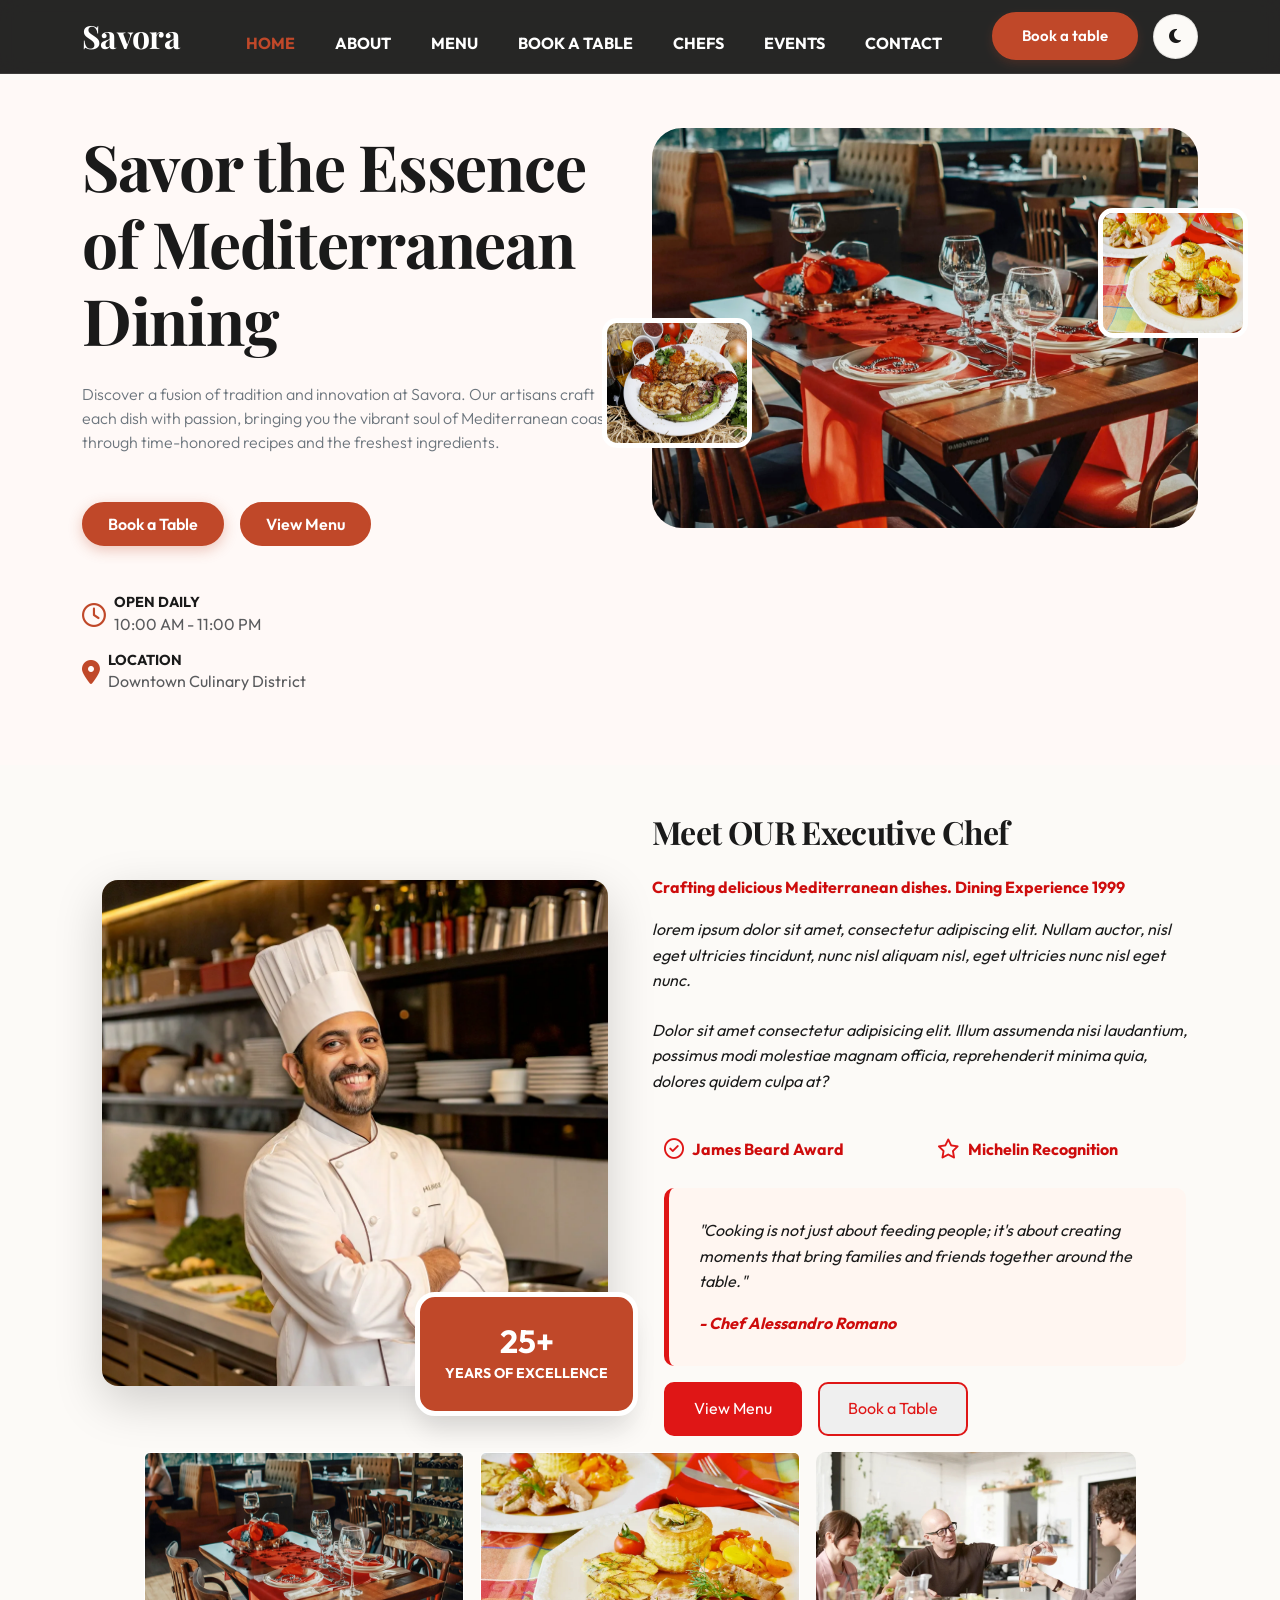
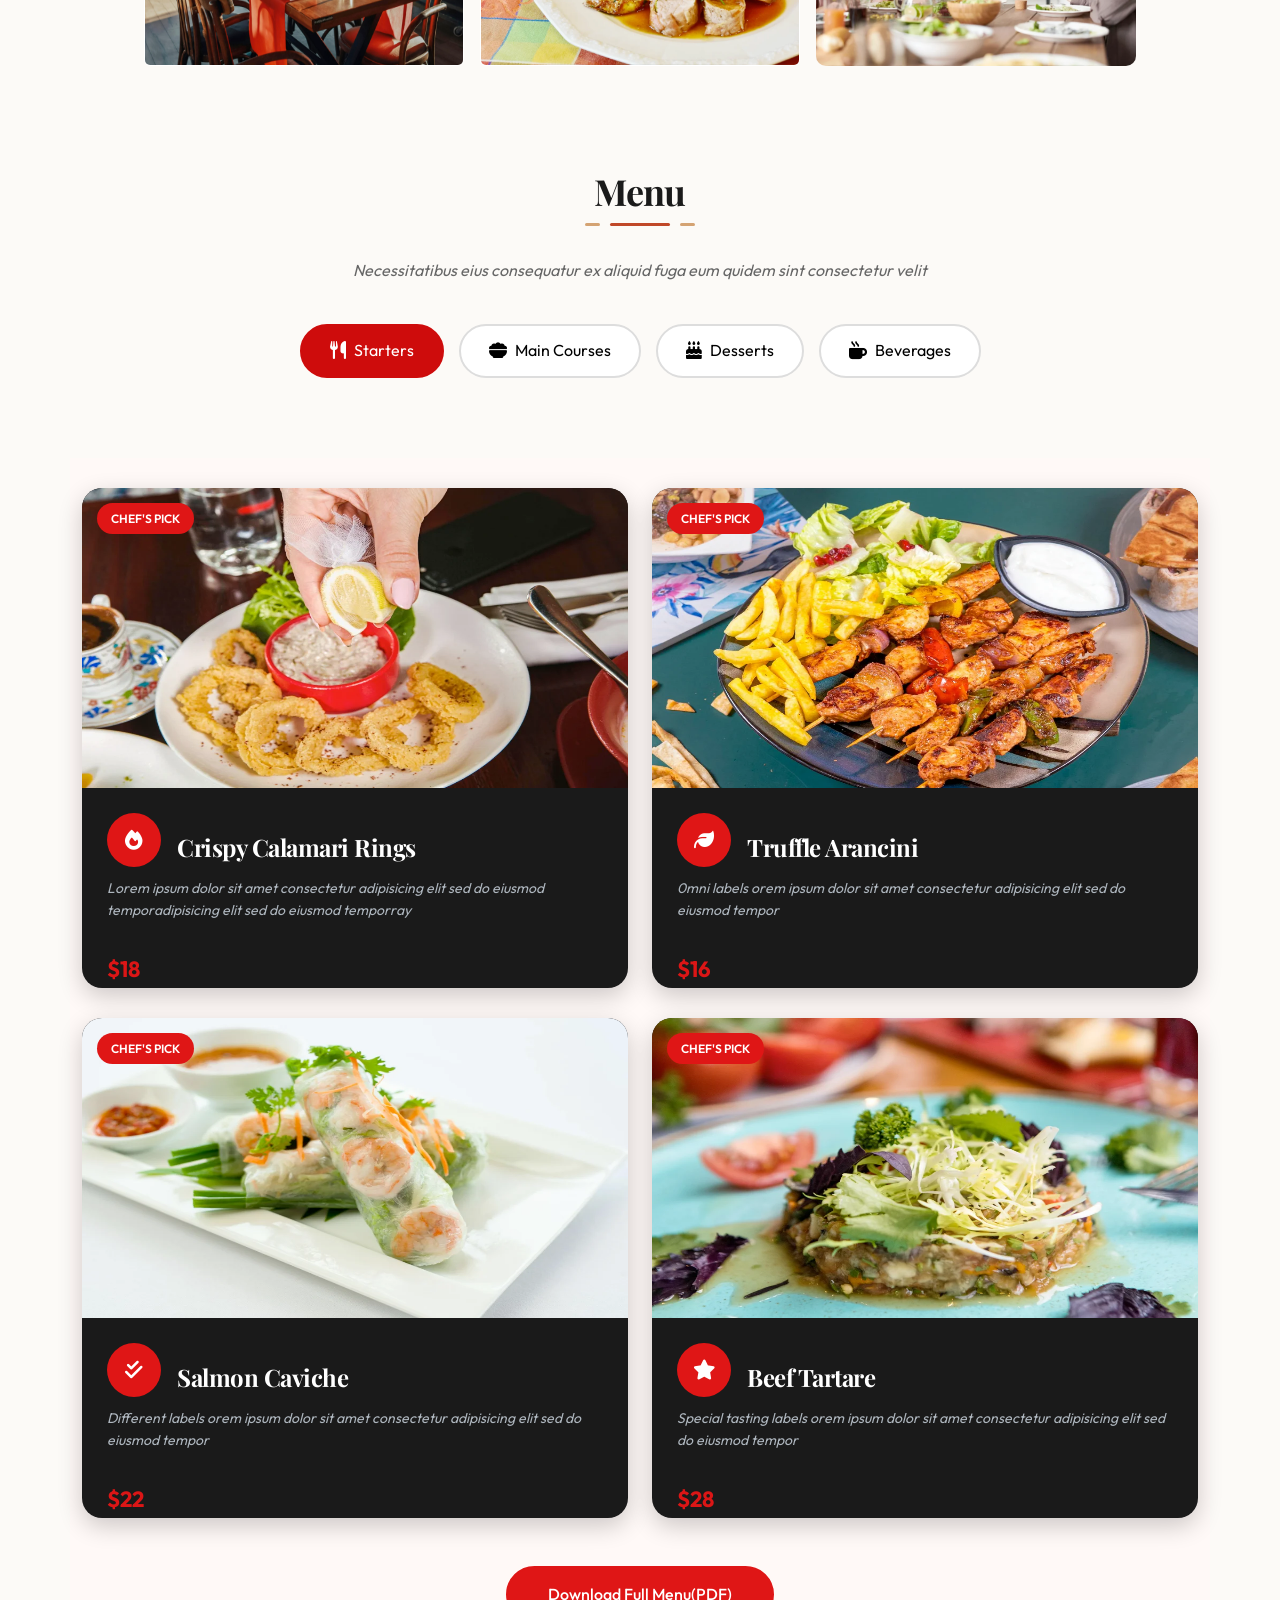
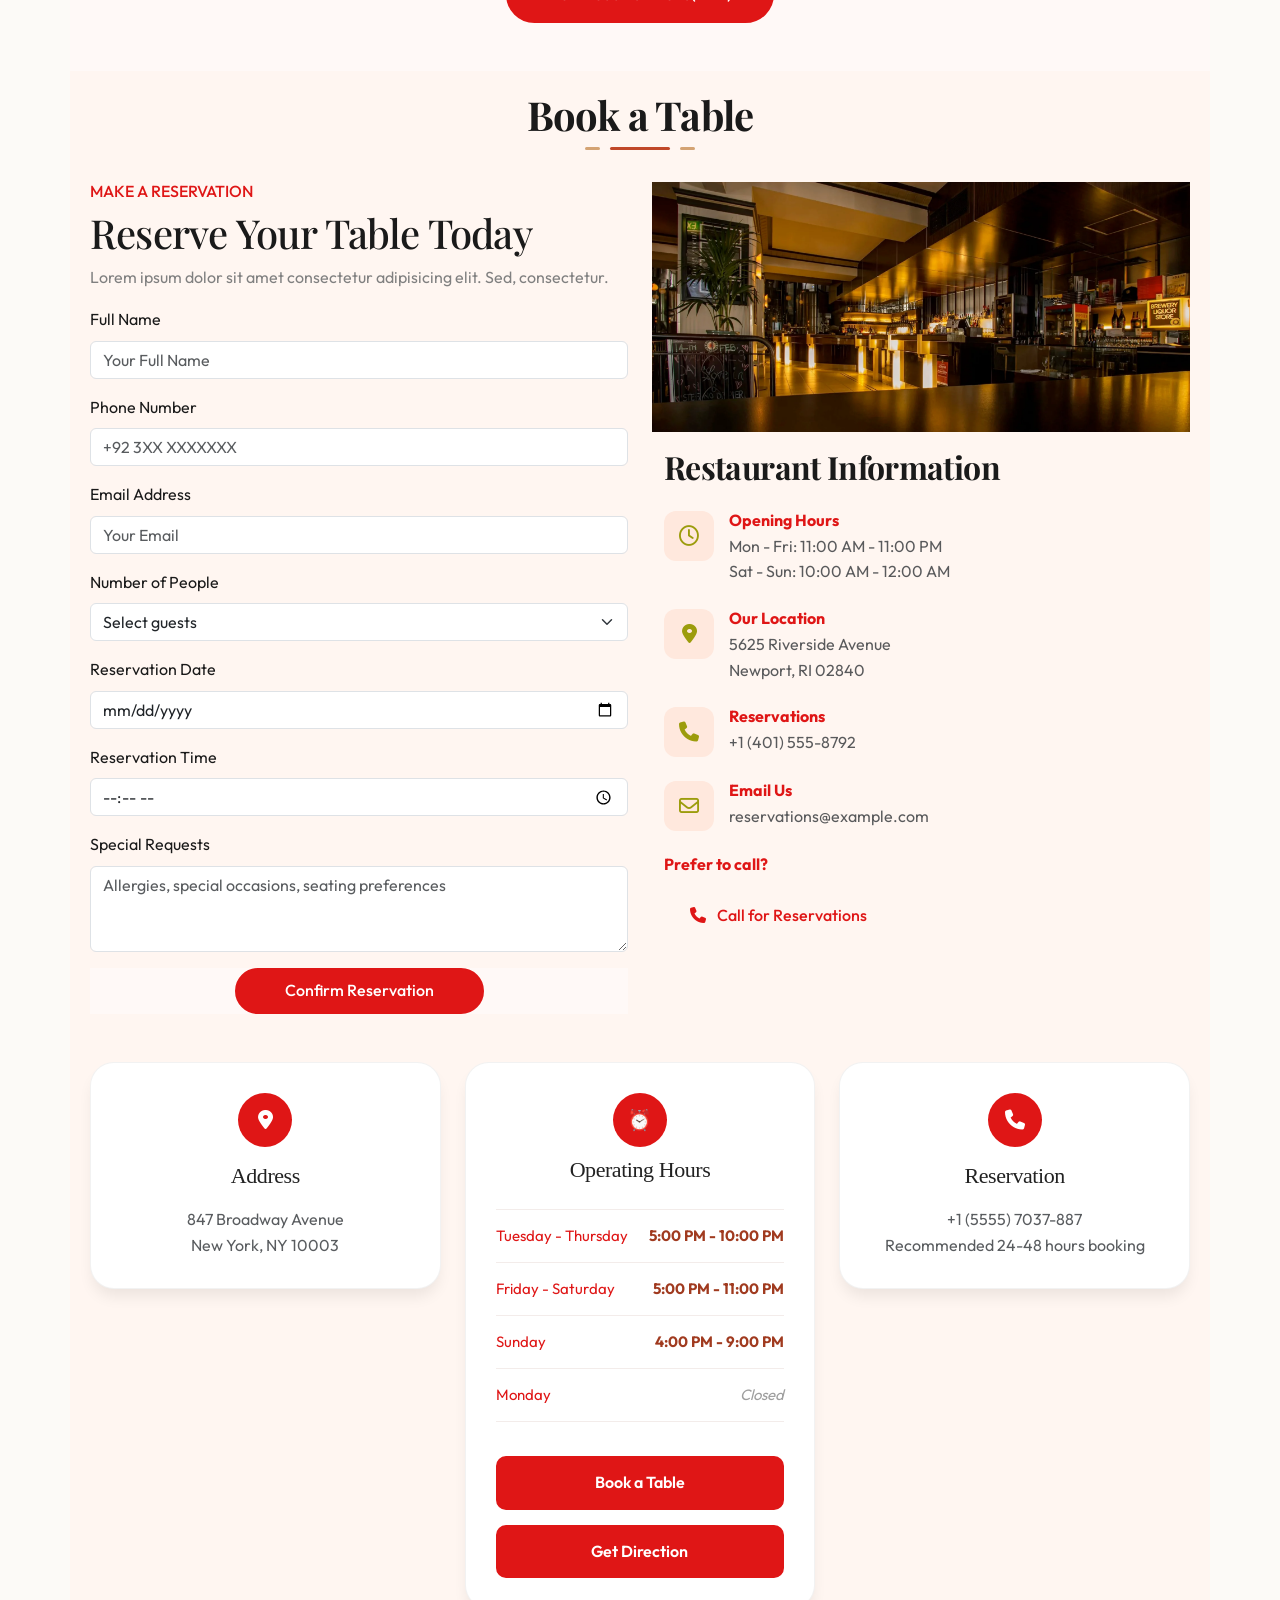
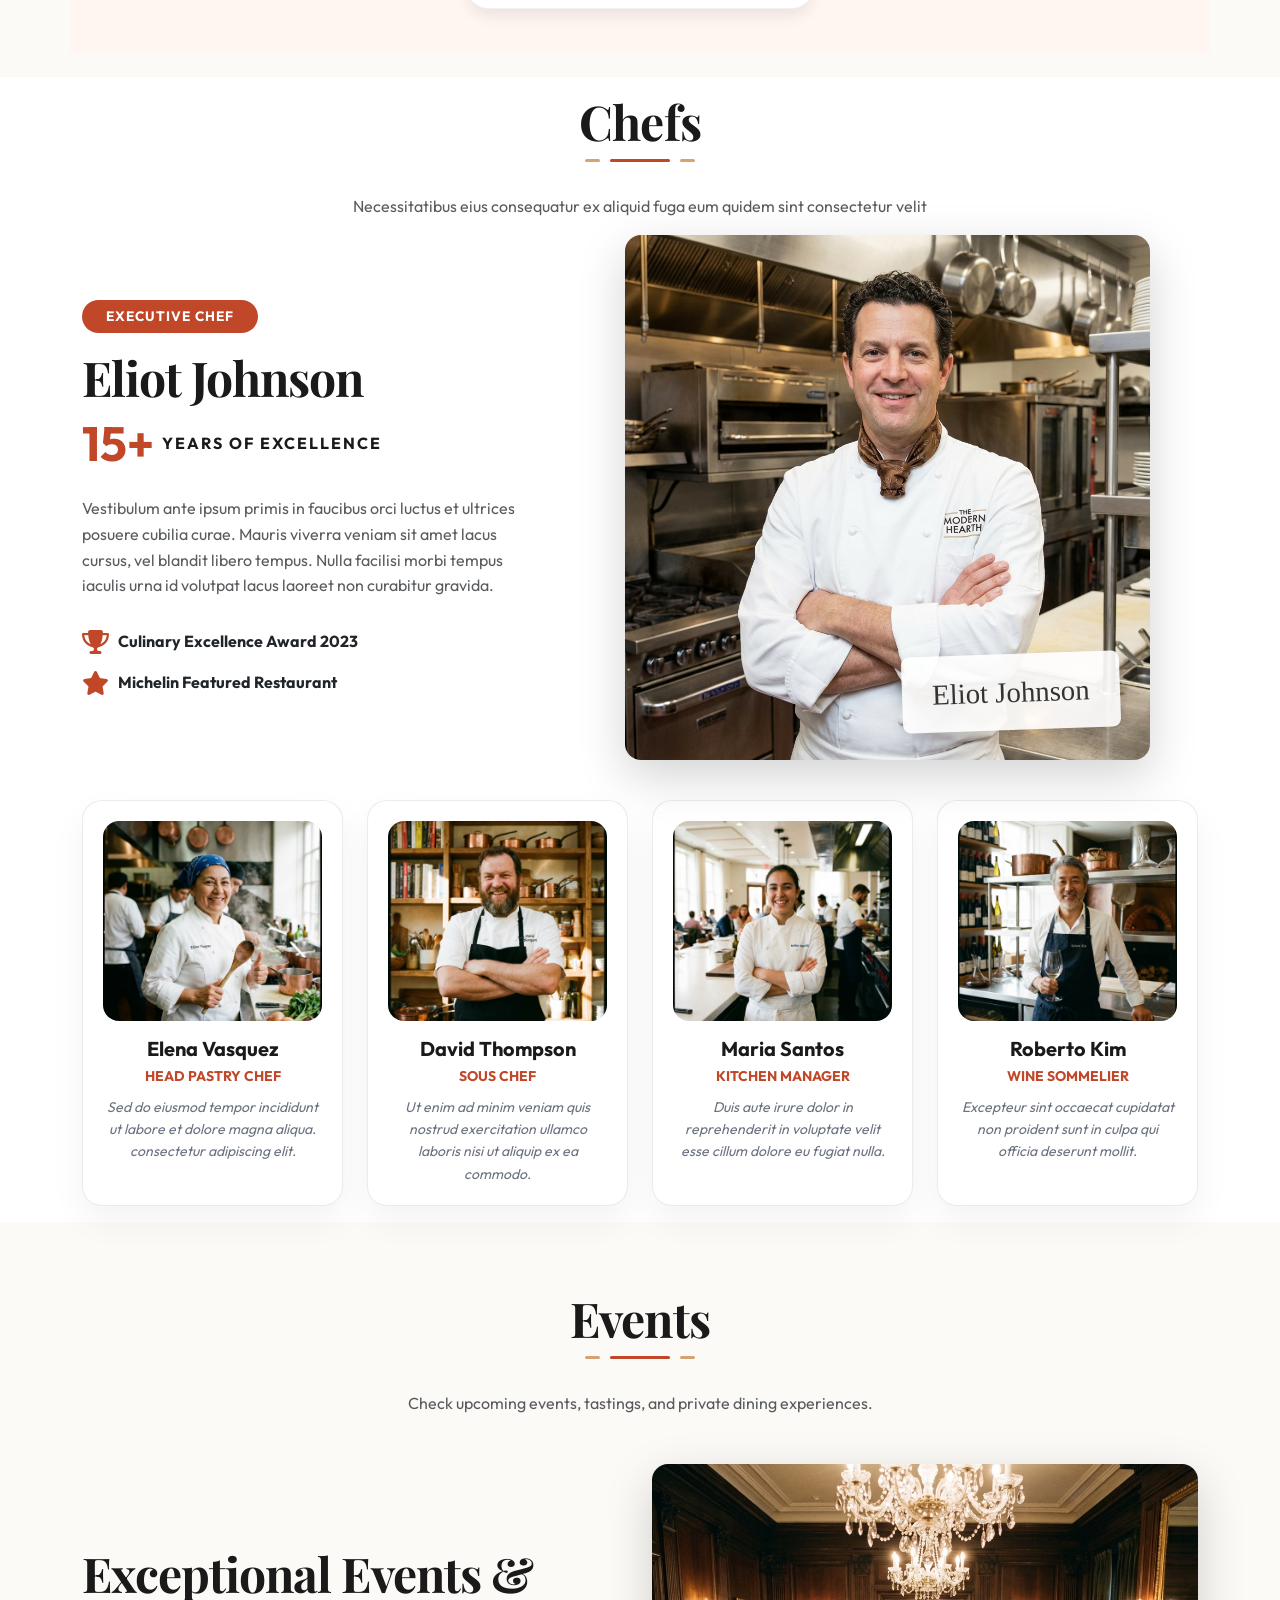
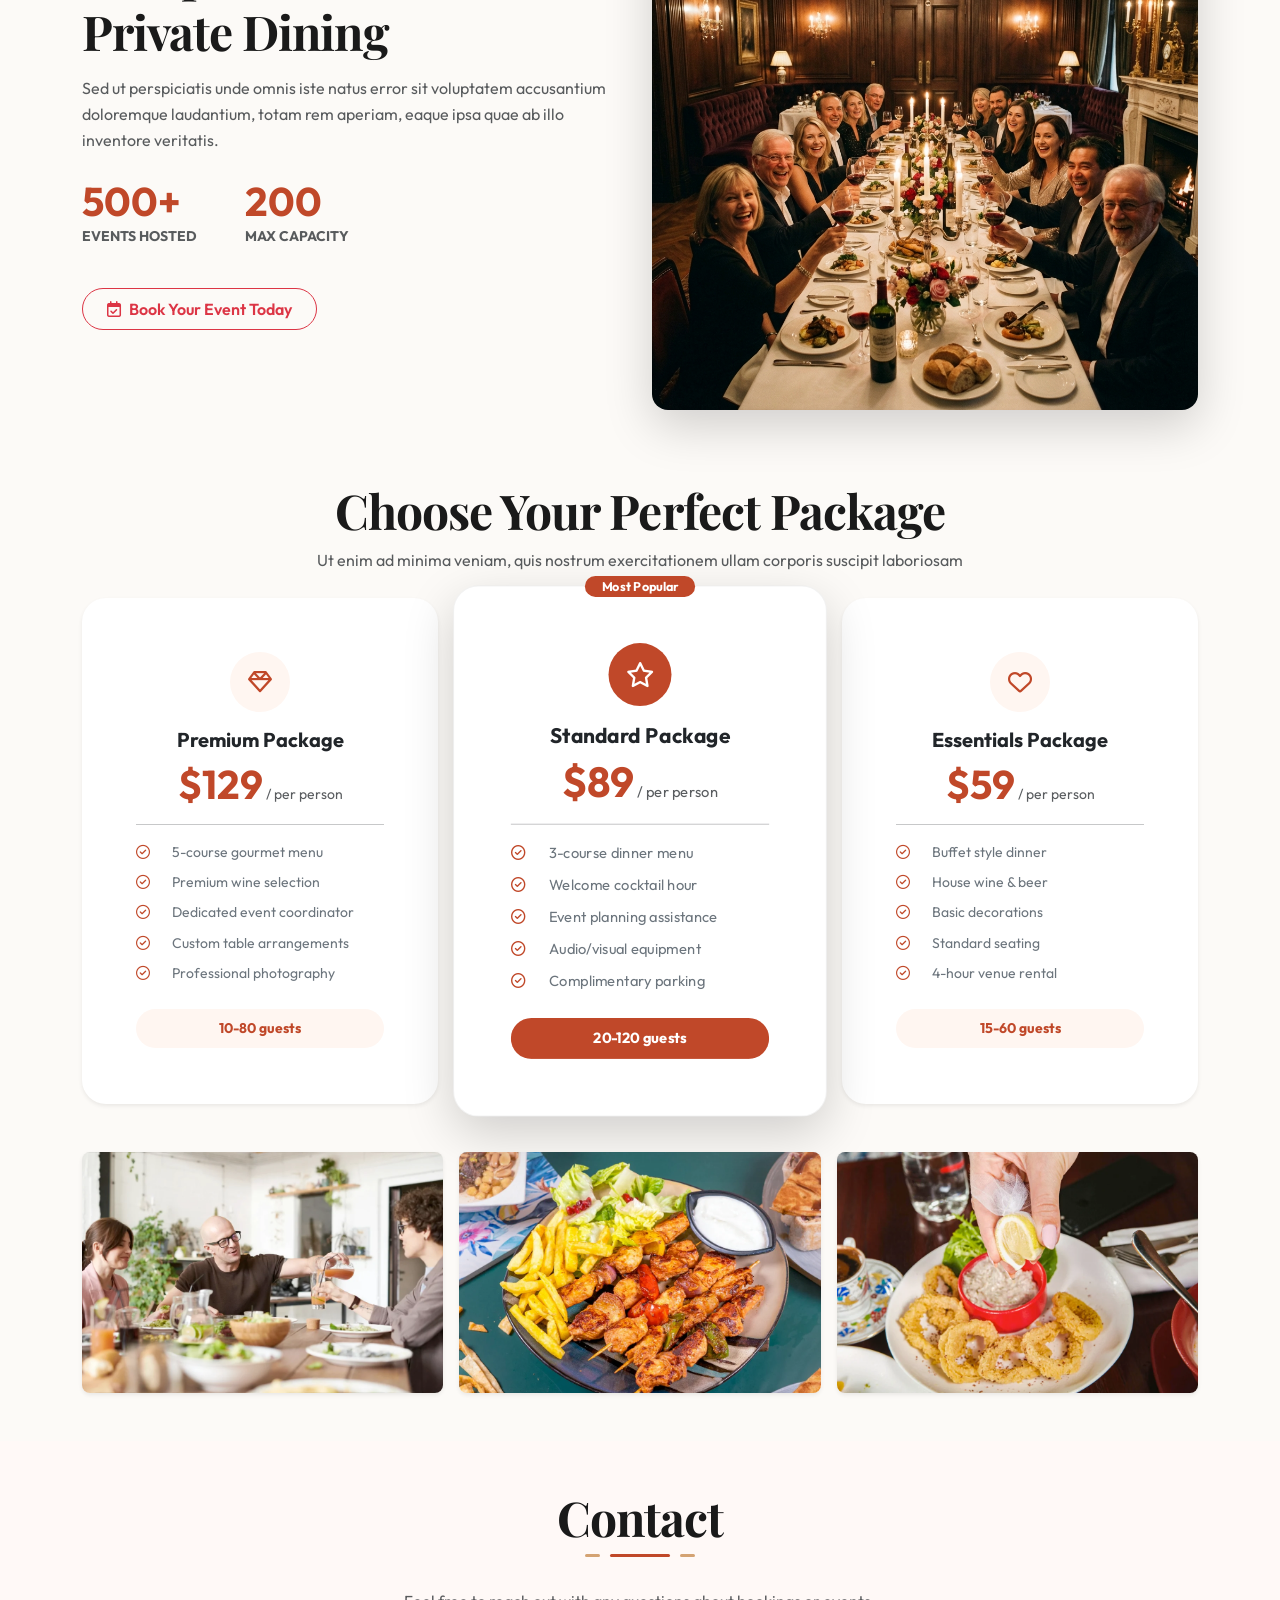
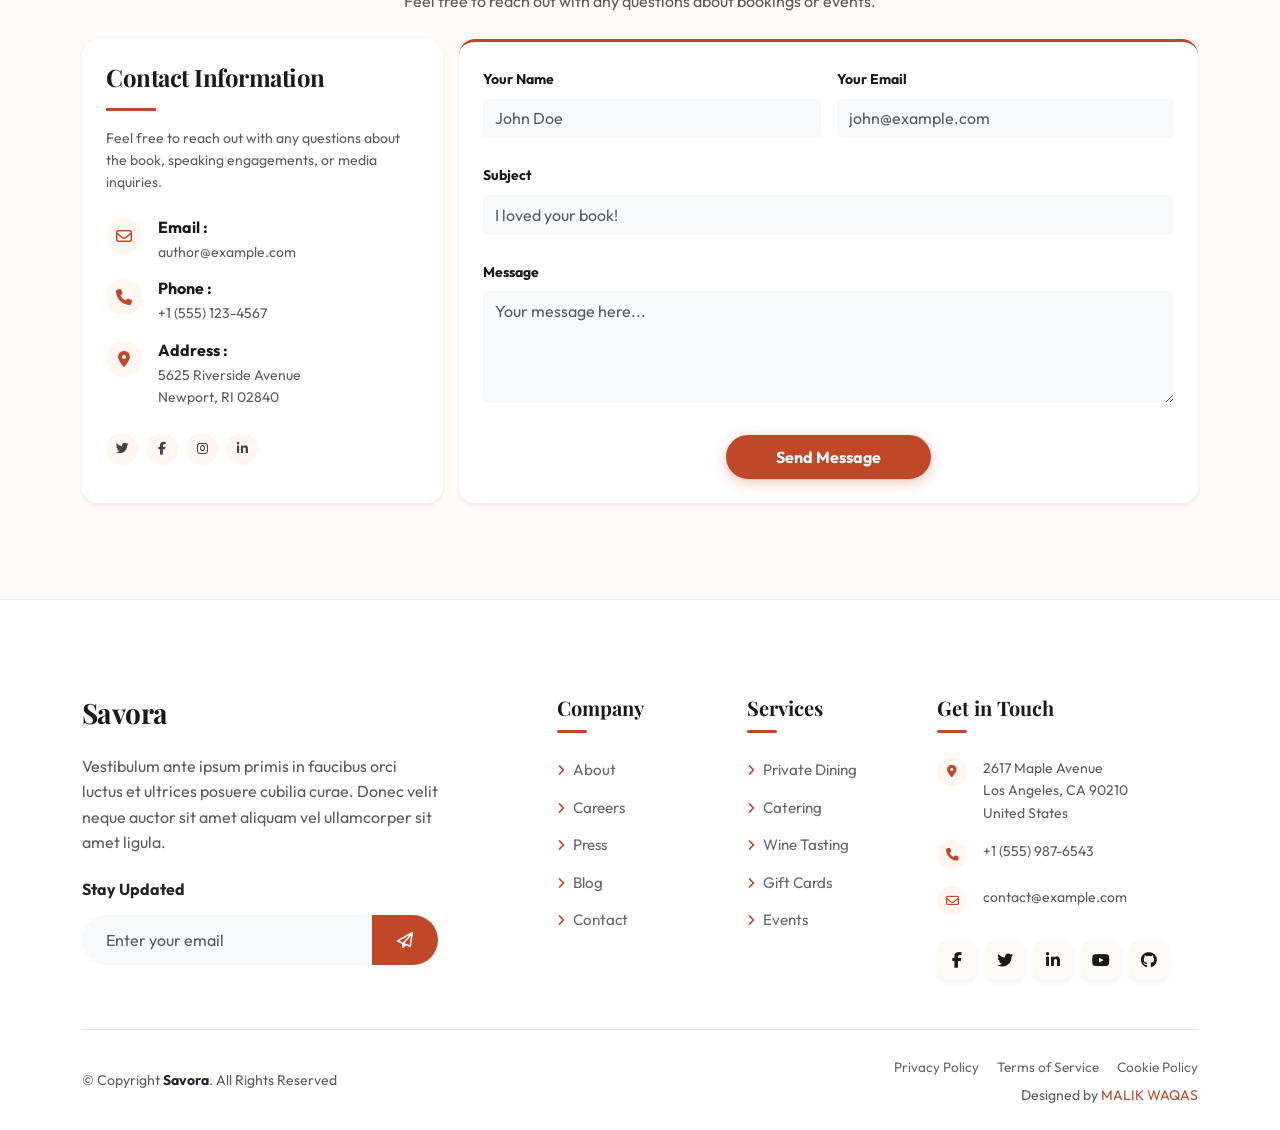
<file: projects/savora/index.html>
<!DOCTYPE html>
<html lang="en">

<head>
  <title>Bootstrap Example</title>


  <link rel="preconnect" href="https://fonts.googleapis.com">
  <link rel="preconnect" href="https://fonts.gstatic.com" crossorigin>
  <link
    href="https://fonts.googleapis.com/css2?family=Outfit:wght@300;400;500;600;700&family=Playfair+Display:ital,wght@0,400..900;1,400..900&display=swap"
    rel="stylesheet">
  <link href="https://cdn.jsdelivr.net/npm/bootstrap@5.3.3/dist/css/bootstrap.min.css" rel="stylesheet">
  <link rel="stylesheet" href="style.css">
  <link href="https://cdnjs.cloudflare.com/ajax/libs/font-awesome/6.5.1/css/all.min.css" rel="stylesheet">

</head>

<body>

  <header class="site-header">
    <nav class="navbar navbar-expand-lg bg-transparent py-2">
      <div class="container">
        <!-- Brand -->
        <a class="navbar-brand p-0" href="#">
          <h2 class="fw-bold mb-0 text-white" style="font-size: 2rem;">Savora</h2>
        </a>

        <!-- Toggler Button -->
        <button class="navbar-toggler" type="button" data-bs-toggle="collapse" data-bs-target="#navbarContent"
          aria-controls="navbarContent" aria-expanded="false" aria-label="Toggle navigation">
          <span class="navbar-toggler-icon"></span>
        </button>

        <!-- Collapsible Content -->
        <div class="collapse navbar-collapse justify-content-center" id="navbarContent">

          <!-- Navigation Links -->
          <ul class="navbar-nav mx-auto mb-2 mb-lg-0 gap-4 align-items-center">
            <li class="nav-item">
              <a class="nav-link text-uppercase fw-bold text-white nav-hover" href="#home">HOME</a>
            </li>
            <li class="nav-item">
              <a class="nav-link text-uppercase fw-bold text-white nav-hover" href="#about">ABOUT</a>
            </li>
            <li class="nav-item">
              <a class="nav-link text-uppercase fw-bold text-white nav-hover" href="#menu">Menu</a>
            </li>
            <li class="nav-item">
              <a class="nav-link text-uppercase fw-bold text-white nav-hover" href="#book">Book a table</a>
            </li>
            <li class="nav-item">
              <a class="nav-link text-uppercase fw-bold text-white nav-hover" href="#chefs">Chefs</a>
            </li>
            <li class="nav-item">
              <a class="nav-link text-uppercase fw-bold text-white nav-hover" href="#events">Events</a>
            </li>
            <li class="nav-item">
              <a class="nav-link text-uppercase fw-bold text-white nav-hover" href="#contact">Contact</a>
            </li>
          </ul>

          <!-- Theme Toggle & CTA -->
          <div class="d-flex align-items-center justify-content-center mt-3 mt-lg-0">
            <button class="header-btn">Book a table</button>
            <button id="themeToggle" class="theme-toggle" title="Toggle Dark/Light Mode">
              <i class="fa-solid fa-moon"></i>
            </button>
          </div>
        </div>
      </div>
    </nav>
  </header>
  <!-- ###########################section-home########################## -->
  <section id="home" class="section-home p-5 reveal-left">
    <div class="container">
      <div class="row ">
        <div class="col-lg-6 col-md-12 mb-4 justify-content-center">
          <h1 class="display-3 fw-bold mb-4">Savor the Essence of Mediterranean Dining</h1>
          <p class="lead mb-5 text-secondary">Discover a fusion of tradition and innovation at Savora. Our artisans
            craft each dish with passion, bringing you the vibrant soul of Mediterranean coasts through time-honored
            recipes and the freshest ingredients.</p>
          <div class="d-flex gap-3 mb-5">
            <button class="btn btn-primary rounded-pill px-4 py-2">Book a Table</button>
            <button class="btn btn-outline rounded-pill px-4 py-2">View Menu</button>
          </div>
          <div class="d-flex flex-column gap-3 mt-4 home-info-container">
            <!-- Open Daily -->
            <div class="d-flex align-items-center gap-2">
              <i class="fa-regular fa-clock fs-4 text-accent"></i>
              <div>
                <h6 class="fw-bold mb-0 text-uppercase" style="font-size: 0.9rem;">Open Daily</h6>
                <p class="mb-0 text-muted small">10:00 AM - 11:00 PM</p>
              </div>
            </div>

            <!-- Location -->
            <div class="d-flex align-items-center gap-2">
              <i class="fa-solid fa-location-dot fs-4 text-accent"></i>
              <div>
                <h6 class="fw-bold mb-0 text-uppercase" style="font-size: 0.9rem;">Location</h6>
                <p class="mb-0 text-muted small">Downtown Culinary District</p>
              </div>
            </div>
          </div>

        </div>
        <div class="col-lg-6 col-md-12">
          <div class="container-fluid hero-section">
            <div class="layer">
              <img src="home 1.webp" class="float-img img-right img-fluid" alt="">
              <img src="pic-2.webp" class="float-img img-left img-fluid" alt="">
            </div>
          </div>



        </div>
      </div>
    </div>
  </section>
  <!-- #################################about-section################################ -->
  <section id="about" class="about-section mt-4 py-4 reveal-right">
    <div class="container">
      <div class="row align-items-center">
        <div class="col-lg-6 col-md-12 mb-4 mb-lg-0">
          <div class="about-img-container">
            <img src="chef.webp" class="img-fluid rounded-4 shadow-lg" alt="About Chef">
            <div class="experience-badge">
              <span class="years h2 fw-bold d-block text-white mb-0">25+</span>
              <span class="text small text-white text-uppercase fw-bold">Years of Excellence</span>
            </div>
          </div>
        </div>
        <div class="col-lg-6 col-md-12">
          <h2 class="fw-bold fs-2 mb-3">Meet OUR Executive Chef</h2>
          <strong class="py-2 d-block">Crafting delicious Mediterranean dishes. Dining Experience 1999</strong>
          <p class="py-2" style="font-style: italic;">lorem ipsum dolor sit amet, consectetur adipiscing elit. Nullam
            auctor, nisl eget ultricies
            tincidunt, nunc nisl aliquam nisl, eget ultricies nunc nisl eget nunc.</p>
          <p class="mb-3" style="font-style: italic;">Dolor sit amet consectetur adipisicing elit. Illum assumenda nisi
            laudantium, possimus modi
            molestiae
            magnam officia, reprehenderit minima quia, dolores quidem culpa at?</p>
          <div class="container py-3">

            <!-- Awards -->

            <div class="row awards mb-3">
              <div class="col-md-6 d-flex align-items-center">
                <i class="fa-regular fa-circle-check"></i>
                <strong>James Beard Award</strong>
              </div>

              <div class="col-md-6 d-flex align-items-center">
                <i class="fa-regular fa-star"></i>
                <strong>Michelin Recognition</strong>
              </div>
            </div>

            <!-- Quote -->
            <div class="quote-box mb-3">
              <p>
                "Cooking is not just about feeding people; it's about creating moments
                that bring families and friends together around the table."
              </p>
              <strong>- Chef Alessandro Romano</strong>
            </div>

            <!-- Buttons -->
            <div class="d-flex gap-3">
              <button class="btn-orange">View Menu</button>
              <button class="btn-outline-orange">Book a Table</button>
            </div>

          </div>


        </div>
      </div>
    </div>
    <div class="row">
      <div class="menu-img d-flex  justify-content-center gap-3">
        <div class="col-3 menu-card ">
          <img class="img-fluid menu-card-img border border-white rounded h-100" src="home-page.webp" alt="">
          <div class="overlay-text">
            <h1>Elegent Dining</h1>
            <p>Sophiscated ambience for every occasion</p>
          </div>
        </div>
        <div class="col-3 menu-card">
          <img class="img-fluid menu-card-img border border-white rounded" src="home 1.webp" alt="">
          <div class="overlay-text">
            <h1>Fresh Ingredients</h1>
            <p>Locally sourced for authentic flavors</p>
          </div>
        </div>
        <div class="col-3 menu-card">
          <img class="img-fluid menu-card-img" src="misc-7.webp" alt="">
          <div class="overlay-text">
            <h1>Exquisite Flavors</h1>
            <p>A culinary journey in every bite</p>
          </div>
        </div>
      </div>
    </div>

  </section>
  <!-- ###################################menu-page#################################### -->
  <section id="menu" class="menu-section reveal-left">
    <h2>Menu</h2>
    <div class="underline">
      <span></span>
    </div>



    <p class="menu-text">
      Necessitatibus eius consequatur ex aliquid fuga eum quidem sint consectetur velit
    </p>

    <div class="menu-tabs">
      <button class="tab active">
        <i class="fa-solid fa-utensils"></i> Starters
      </button>

      <button class="tab">
        <i class="fa-solid fa-bowl-food"></i> Main Courses
      </button>

      <button class="tab">
        <i class="fa-solid fa-cake-candles"></i> Desserts
      </button>

      <button class="tab">
        <i class="fa-solid fa-mug-hot"></i> Beverages
      </button>
    </div>
  </section>
  <!-- ----menu----- -->

  <div class="container menu-page     ">
    <div class="row ">
      <div class="col-md-6">

        <div class="menu-card">

          <!-- Image -->
          <div class="menu-img">
            <span class="badge-custom">CHEF'S PICK</span>
            <img src="starter-6.webp" class="img-fluid" alt="">
          </div>

          <!-- Content -->
          <div class="menu-content  ">
            <div class="d-flex align-items-center gap-3">
              <span class="icon">
                <i class="fa-solid fa-fire "></i>
              </span>
              <h4>Crispy Calamari Rings</h4>

            </div>
            <p>
              Lorem ipsum dolor sit amet consectetur adipisicing elit sed do eiusmod temporadipisicing elit sed do
              eiusmod temporray
            </p>

            <div class="menu-footer ">
              <span class="price">$18</span>

            </div>
          </div>

        </div>

      </div>
      <div class="col-md-6">
        <div class="menu-card">

          <!-- Image -->
          <div class="menu-img">
            <span class="badge-custom">CHEF'S PICK</span>
            <img src="starter-3.webp" class="img-fluid" alt="">
          </div>

          <!-- Content -->
          <div class="menu-content ">
            <div class="d-flex align-items-center gap-3">
              <span class="icon">
                <i class="fa-sharp fa-solid fa-leaf"></i>
              </span>
              <h4>Truffle Arancini</h4>

            </div>
            <p>
              0mni labels orem ipsum dolor sit amet consectetur adipisicing elit sed do eiusmod tempor
            </p>

            <div class="menu-footer ">
              <span class="price">$16</span>

            </div>
          </div>
        </div>

      </div>
    </div>
    <div class="row">
      <div class="col-md-6">
        <div class="menu-card">

          <!-- Image -->
          <div class="menu-img">
            <span class="badge-custom">CHEF'S PICK</span>
            <img src="starter-7.webp" class="img-fluid" alt="">
          </div>

          <!-- Content -->
          <div class="menu-content ">
            <div class="d-flex align-items-center gap-3">
              <span class="icon">
                <i class="fa-solid fa-check-double"></i>
              </span>
              <h4>Salmon Caviche</h4>

            </div>
            <p>
              Different labels orem ipsum dolor sit amet consectetur adipisicing elit sed do eiusmod tempor
            </p>

            <div class="menu-footer ">
              <span class="price">$22</span>

            </div>
          </div>
        </div>
      </div>
      <div class="col-md-6">
        <div class="menu-card">

          <!-- Image -->
          <div class="menu-img">
            <span class="badge-custom">CHEF'S PICK</span>
            <img src="starter-5.webp" class="img-fluid" alt="">
          </div>

          <!-- Content -->
          <div class="menu-content ">
            <div class="d-flex align-items-center gap-3">
              <span class="icon">
                <i class="fa-solid fa-star"></i>

              </span>
              <h4>Beef Tartare</h4>

            </div>
            <p>
              Special tasting labels orem ipsum dolor sit amet consectetur adipisicing elit sed do eiusmod tempor
            </p>

            <div class="menu-footer ">
              <span class="price">$28</span>

            </div>
          </div>
        </div>

      </div>
    </div>
    <div class=" row ">
      <div class="col-12 text-center mt-5 mb-5">
        <button> Download Full Menu(PDF) </button>
      </div>
    </div>
  </div>
  <!-- Placeholder sections for chefs, events, and contact -->
  <!-- ##############################book-a-tabel##############################  -->
  <div id="book" class="container book-tabel mb-4 reveal-right">

    <!-- Added Header as requested -->
    <div class="text-center mb-3">
      <h2 class="display-6 fw-bold fs-1 section-title">Book a Table</h2>
      <div class="underline mx-auto">
        <span></span>
      </div>
    </div>

    <div class="row">
      <div class="col-lg-6 col-md-12 header mb-3 mb-lg-0">
        <div>
          <h6>MAKE A RESERVATION</h6>
          <h1>Reserve Your Table Today</h1>
          <p>Lorem ipsum dolor sit amet consectetur adipisicing elit. Sed, consectetur.</p>
          <form class="mt-3">

            <!-- Full Name -->
            <div class="mb-3">
              <label class="form-label">Full Name</label>
              <input type="text" class="form-control" placeholder="Your Full Name">
            </div>

            <!-- Phone Number -->
            <div class="mb-3">
              <label class="form-label">Phone Number</label>
              <input type="tel" class="form-control" placeholder="+92 3XX XXXXXXX">
            </div>

            <!-- Email -->
            <div class="mb-3">
              <label class="form-label">Email Address</label>
              <input type="email" class="form-control" placeholder="Your Email">
            </div>

            <!-- Number of People -->
            <div class="mb-3">
              <label class="form-label">Number of People</label>
              <select class="form-select">
                <option selected>Select guests</option>
                <option>1</option>
                <option>2</option>
                <option>3</option>
                <option>4+</option>
              </select>
            </div>

            <!-- Reservation Date -->
            <div class="mb-3">
              <label class="form-label">Reservation Date</label>
              <input type="date" class="form-control">
            </div>

            <!-- Reservation Time -->
            <div class="mb-3">
              <label class="form-label">Reservation Time</label>
              <input type="time" class="form-control">
            </div>

            <!-- Special Requests -->
            <div class="mb-3">
              <label class="form-label">Special Requests</label>
              <textarea class="form-control" rows="3"
                placeholder="Allergies, special occasions, seating preferences"></textarea>
            </div>

            <!-- Button -->
            <div class="text-center menu-page">
              <button class="px-5 py-2 rounded-pill">
                Confirm Reservation
              </button>
            </div>

          </form>

        </div>
      </div>
      <div class="col-lg-6 col-md-12">
        <div>
          <img src="book.webp" alt="">
        </div>
        <div class="container my-3">
          <h2 class="mb-4 fw-bold">Restaurant Information</h2>

          <!-- Opening Hours -->
          <div class="info-box d-flex align-items-start mb-4">
            <div class="icon-box">
              <i class="fa-regular fa-clock"></i>
            </div>
            <div>
              <h6 class="fw-bold mb-1">Opening Hours</h6>
              <p class="mb-0 text-muted">
                Mon - Fri: 11:00 AM - 11:00 PM <br>
                Sat - Sun: 10:00 AM - 12:00 AM
              </p>
            </div>
          </div>

          <!-- Location -->
          <div class="info-box d-flex align-items-start mb-4">
            <div class="icon-box">
              <i class="fa-solid fa-location-dot"></i>
            </div>
            <div>
              <h6 class="fw-bold mb-1">Our Location</h6>
              <p class="mb-0 text-muted">
                5625 Riverside Avenue <br>
                Newport, RI 02840
              </p>
            </div>
          </div>

          <!-- Reservations -->
          <div class="info-box d-flex align-items-start mb-4">
            <div class="icon-box">
              <i class="fa-solid fa-phone"></i>
            </div>
            <div>
              <h6 class="fw-bold mb-1">Reservations</h6>
              <p class="mb-0 text-muted">+1 (401) 555-8792</p>
            </div>
          </div>

          <!-- Email -->
          <div class="info-box d-flex align-items-start mb-4">
            <div class="icon-box">
              <i class="fa-regular fa-envelope"></i>
            </div>
            <div>
              <h6 class="fw-bold mb-1">Email Us</h6>
              <p class="mb-0 text-muted">reservations@example.com</p>
            </div>
          </div>

          <!-- Call Button -->
          <h6 class="fw-bold mt-2">Prefer to call?</h6>
          <a href="tel:+14015558792" class="btn call-btn mt-2">
            <i class="fa-solid fa-phone me-2"></i> Call for Reservations
          </a>
        </div>
      </div>
    </div>
    <div class=" row  time-box mt-5 d-flex ">
      <div class="col-lg-4 col-md-12 col-12 mb-4">
        <div>
          <div class="card h-100 align-items-center justify-content-center">
            <div class="icon">
              <i class="fa-solid fa-location-dot"></i>
            </div>
            <h3 class="card-title">Address</h3>
            <p class="text-center text-muted mb-0">847 Broadway Avenue <br> New York, NY 10003</p>
          </div>
        </div>

      </div>

      <div class="col-lg-4 col-md-12 col-12 mb-4">
        <div>
          <div class="card hours-card">
            <div class="card-top text-center">
              <div class="icon">⏰</div>
              <h3 class="card-title">Operating Hours</h3>
            </div>

            <ul class="hours-list">
              <li>
                <span class="days">Tuesday - Thursday</span>
                <span class="time"><span class="time-range">5:00 PM - 10:00 PM</span></span>
              </li>
              <li>
                <span class="days">Friday - Saturday</span>
                <span class="time"><span class="time-range">5:00 PM - 11:00 PM</span></span>
              </li>
              <li>
                <span class="days">Sunday</span>
                <span class="time"><span class="time-range">4:00 PM - 9:00 PM</span></span>
              </li>
              <li>
                <span class="days">Monday</span>
                <span class="time closed">Closed</span>
              </li>
            </ul>

            <div class="card-actions d-flex justify-content-center mt-3">
              <a href="#" class="action-btn btn-static">Book a Table</a>
              <a href="#" class="action-btn btn-hover">Get Direction</a>
            </div>
          </div>
        </div>
      </div>


      <div class="col-lg-4 col-md-12 col-12 mb-4">
        <div>
          <div class="card h-100 align-items-center justify-content-center">
            <div class="icon">
              <i class="fa-solid fa-phone"></i>
            </div>
            <h3 class="card-title">Reservation</h3>
            <p class="text-center text-muted mb-0">+1 (5555) 7037-887 <br>Recommended 24-48 hours booking</p>
          </div>
        </div>
      </div>


    </div>

  </div>
  </div>

  <section id="chefs" class="chefs-section py-3 reveal-left">
    <div class="container">

      <!-- Section Header -->
      <div class="text-center mb-3">
        <h2 class="display-6 fw-bold section-title">Chefs</h2>
        <div class="underline mx-auto">
          <span></span>
        </div>
        <p class="text-muted">Necessitatibus eius consequatur ex aliquid fuga eum quidem sint consectetur velit</p>
      </div>

      <!-- Executive Chef Feature -->
      <div class="row align-items-center mb-4 pb-3">
        <!-- Left Details -->
        <div class="col-lg-5 mb-4 mb-lg-0">
          <span class="badge rounded-pill custom-badge mb-3">EXECUTIVE CHEF</span>
          <h2 class="fw-bold display-5 mb-2">Eliot Johnson</h2>
          <div class="d-flex align-items-center mb-4">
            <span class="display-5 fw-bold text-accent me-2">15+</span>
            <span class="h6 text-uppercase fw-bold letter-spacing-2 mb-0">YEARS OF EXCELLENCE</span>
          </div>

          <p class="text-muted mb-4">
            Vestibulum ante ipsum primis in faucibus orci luctus et ultrices posuere cubilia curae. Mauris viverra
            veniam sit amet lacus cursus, vel blandit libero tempus. Nulla facilisi morbi tempus iaculis urna id
            volutpat lacus laoreet non curabitur gravida.
          </p>

          <div class="awards-list">
            <div class="d-flex align-items-center mb-3">
              <i class="fa-solid fa-trophy text-accent me-3 fs-4"></i>
              <span class="fw-bold text-dark">Culinary Excellence Award 2023</span>
            </div>
            <div class="d-flex align-items-center">
              <i class="fa-solid fa-star text-accent me-3 fs-4"></i>
              <span class="fw-bold text-dark">Michelin Featured Restaurant</span>
            </div>
          </div>
        </div>

        <!-- Right Image -->
        <div class="col-lg-7">
          <div class="position-relative chef-main-img-wrapper">
            <img src="chef-main.png" class="img-fluid rounded-4 shadow-lg w-100" alt="Chef Eliot Johnson">
            <div class="signature-badge">
              <span class="signature-font">Eliot Johnson</span>
            </div>
          </div>
        </div>
      </div>

      <!-- Team Grid -->
      <div class="row g-4">
        <!-- Team Member 1 -->
        <div class="col-md-6 col-lg-3">
          <div class="chef-card  h-100">
            <div class="chef-img-box  rounded-4 overflow-hidden position-relative mb-3">
              <img src="chef-member-1.png" class="img-fluid " alt="Elena Vasquez">
            </div>
            <div class="text-center">
              <h5 class="fw-bold mb-1">Elena Vasquez</h5>
              <p class="text-accent text-uppercase small fw-bold mb-2">HEAD PASTRY CHEF</p>
              <p class="small text-muted mb-0">Sed do eiusmod tempor incididunt ut labore et dolore magna aliqua.
                consectetur adipiscing elit.</p>
            </div>
          </div>
        </div>

        <!-- Team Member 2 -->
        <div class="col-md-6 col-lg-3">
          <div class="chef-card h-100">
            <div class="chef-img-box rounded-4 overflow-hidden position-relative mb-3">
              <img src="chef-member-2.png" class="img-fluid w-100" alt="David Thompson">
            </div>
            <div class="text-center">
              <h5 class="fw-bold mb-1">David Thompson</h5>
              <p class="text-accent text-uppercase small fw-bold mb-2">SOUS CHEF</p>
              <p class="small text-muted mb-0">Ut enim ad minim veniam quis nostrud exercitation ullamco laboris nisi
                ut
                aliquip ex ea commodo.</p>
            </div>
          </div>
        </div>

        <!-- Team Member 3 -->
        <div class="col-md-6 col-lg-3">
          <div class="chef-card h-100">
            <div class="chef-img-box rounded-4 overflow-hidden position-relative mb-3">
              <img src="chef-member-3.png" class="img-fluid w-100" alt="Maria Santos">
            </div>
            <div class="text-center">
              <h5 class="fw-bold mb-1">Maria Santos</h5>
              <p class="text-accent text-uppercase small fw-bold mb-2">KITCHEN MANAGER</p>
              <p class="small text-muted mb-0">Duis aute irure dolor in reprehenderit in voluptate velit esse cillum
                dolore eu fugiat nulla.</p>
            </div>
          </div>
        </div>

        <!-- Team Member 4 -->
        <div class="col-md-6 col-lg-3">
          <div class="chef-card h-100">
            <div class="chef-img-box rounded-4 overflow-hidden position-relative mb-3">
              <img src="chef-member-4.png" class="img-fluid w-100" alt="Roberto Kim">
            </div>
            <div class="text-center">
              <h5 class="fw-bold mb-1">Roberto Kim</h5>
              <p class="text-accent text-uppercase small fw-bold mb-2">WINE SOMMELIER</p>
              <p class="small text-muted mb-0">Excepteur sint occaecat cupidatat non proident sunt in culpa qui
                officia
                deserunt mollit.</p>
            </div>
          </div>
        </div>
      </div>

    </div>
  </section>

  <section id="events" class="events-section py-5 reveal-right">
    <div class="container">

      <!-- Added Standard Section Header -->
      <div class="text-center mb-5">
        <h2 class="display-5 fw-bold section-title">Events</h2>
        <div class="underline mx-auto">
          <span></span>
        </div>
        <p class="text-muted">Check upcoming events, tastings, and private dining experiences.</p>
      </div>

      <!-- Header Content -->
      <div class="row mb-5 align-items-center">
        <div class="col-lg-6 mb-4 mb-lg-0">
          <h2 class="display-6 fw-bold mb-3 section-title">Exceptional Events & Private Dining</h2>
          <p class="text-muted mb-4">
            Sed ut perspiciatis unde omnis iste natus error sit voluptatem accusantium doloremque laudantium, totam
            rem
            aperiam, eaque ipsa quae ab illo inventore veritatis.
          </p>
          <div class="d-flex gap-5">
            <div>
              <span class="display-6 fw-bold text-accent">500+</span>
              <p class="small text-uppercase fw-bold text-muted">EVENTS HOSTED</p>
            </div>
            <div>
              <span class="display-6 fw-bold text-accent">200</span>
              <p class="small text-uppercase fw-bold text-muted">MAX CAPACITY</p>
            </div>
          </div>
          <button class="btn btn-outline-danger rounded-pill px-4 py-2 mt-4 d-flex align-items-center gap-2">
            <i class="fa-regular fa-calendar-check"></i> Book Your Event Today
          </button>
        </div>
        <div class="col-lg-6">
          <div class="position-relative">
            <img src="events-main.png" class="img-fluid rounded-4 shadow-lg w-100" alt="Private Dining">
          </div>
        </div>
      </div>

      <!-- Packages -->
      <div class="text-center mb-4 mt-5 pt-4">
        <h3 class="fw-bold h2 section-title">Choose Your Perfect Package</h3>
        <p class="text-muted">Ut enim ad minima veniam, quis nostrum exercitationem ullam corporis suscipit laboriosam
        </p>
      </div>

      <div class="row g-4 mb-5 justify-content-center">
        <!-- Basic Package -->
        <div class="col-lg-4 col-md-6">
          <div class="card border-0 h-100 shadow-sm package-card">
            <div class="card-body text-center p-3 p-lg-4">
              <div class="icon-circle mb-3 mx-auto bg-light-orange text-accent" style="width: 60px; height: 60px;">
                <i class="fa-regular fa-gem fs-4"></i>
              </div>
              <h5 class="fw-bold mb-2">Premium Package</h5>
              <div class="mb-3">
                <span class="display-6 fw-bold text-accent">$129</span>
                <span class="text-muted small">/ per person</span>
              </div>
              <hr class="mb-3">
              <ul class="list-unstyled text-start text-secondary mb-4 vstack gap-2 small">
                <li><i class="fa-regular fa-circle-check text-accent me-2"></i> 5-course gourmet menu</li>
                <li><i class="fa-regular fa-circle-check text-accent me-2"></i> Premium wine selection</li>
                <li><i class="fa-regular fa-circle-check text-accent me-2"></i> Dedicated event coordinator</li>
                <li><i class="fa-regular fa-circle-check text-accent me-2"></i> Custom table arrangements</li>
                <li><i class="fa-regular fa-circle-check text-accent me-2"></i> Professional photography</li>
              </ul>
              <button class="btn btn-light-orange w-100 rounded-pill fw-bold btn-sm py-2">10-80 guests</button>
            </div>
          </div>
        </div>

        <!-- Standard Package -->
        <div class="col-lg-4 col-md-6">
          <div class="card border-accent h-100 shadow-lg scale-up package-card position-relative">
            <span
              class="badge bg-accent position-absolute top-0 start-50 translate-middle rounded-pill px-3 py-1 small">Most
              Popular</span>
            <div class="card-body text-center p-3 p-lg-4">
              <div class="icon-circle mb-3 mx-auto bg-accent text-white" style="width: 60px; height: 60px;">
                <i class="fa-regular fa-star fs-4"></i>
              </div>
              <h5 class="fw-bold mb-2">Standard Package</h5>
              <div class="mb-3">
                <span class="display-6 fw-bold text-accent">$89</span>
                <span class="text-muted small">/ per person</span>
              </div>
              <hr class="mb-3">
              <ul class="list-unstyled text-start text-secondary mb-4 vstack gap-2 small">
                <li><i class="fa-regular fa-circle-check text-accent me-2"></i> 3-course dinner menu</li>
                <li><i class="fa-regular fa-circle-check text-accent me-2"></i> Welcome cocktail hour</li>
                <li><i class="fa-regular fa-circle-check text-accent me-2"></i> Event planning assistance</li>
                <li><i class="fa-regular fa-circle-check text-accent me-2"></i> Audio/visual equipment</li>
                <li><i class="fa-regular fa-circle-check text-accent me-2"></i> Complimentary parking</li>
              </ul>
              <button class="btn btn-accent-solid w-100 rounded-pill fw-bold text-white btn-sm py-2">20-120
                guests</button>
            </div>
          </div>
        </div>

        <!-- Essentials Package -->
        <div class="col-lg-4 col-md-6">
          <div class="card border-0 h-100 shadow-sm package-card">
            <div class="card-body text-center p-3 p-lg-4">
              <div class="icon-circle mb-3 mx-auto bg-light-orange text-accent" style="width: 60px; height: 60px;">
                <i class="fa-regular fa-heart fs-4"></i>
              </div>
              <h5 class="fw-bold mb-2">Essentials Package</h5>
              <div class="mb-3">
                <span class="display-6 fw-bold text-accent">$59</span>
                <span class="text-muted small">/ per person</span>
              </div>
              <hr class="mb-3">
              <ul class="list-unstyled text-start text-secondary mb-4 vstack gap-2 small">
                <li><i class="fa-regular fa-circle-check text-accent me-2"></i> Buffet style dinner</li>
                <li><i class="fa-regular fa-circle-check text-accent me-2"></i> House wine & beer</li>
                <li><i class="fa-regular fa-circle-check text-accent me-2"></i> Basic decorations</li>
                <li><i class="fa-regular fa-circle-check text-accent me-2"></i> Standard seating</li>
                <li><i class="fa-regular fa-circle-check text-accent me-2"></i> 4-hour venue rental</li>
              </ul>
              <button class="btn btn-light-orange w-100 rounded-pill fw-bold btn-sm py-2">15-60 guests</button>
            </div>
          </div>
        </div>
      </div>

      <!-- Gallery -->
      <div class="row g-3">
        <div class="col-md-4">
          <img src="misc-7.webp" class="img-fluid rounded-3 h-100 object-fit-cover shadow-sm w-100 event-gallery-img"
            alt="Event Gallery 1">
        </div>
        <div class="col-md-4">
          <img src="starter-3.webp" class="img-fluid rounded-3 h-100 object-fit-cover shadow-sm w-100 event-gallery-img"
            alt="Event Gallery 2">
        </div>
        <div class="col-md-4">
          <img src="starter-6.webp" class="img-fluid rounded-3 h-100 object-fit-cover shadow-sm w-100 event-gallery-img"
            alt="Event Gallery 3">
        </div>
      </div>

    </div>
  </section>

  <section id="contact" class="contact-section py-5 reveal-left">
    <div class="container">

      <!-- Contact Header -->
      <div class="text-center mb-4">
        <h2 class="display-6 fw-bold section-title">Contact</h2>
        <div class="underline mx-auto">
          <span></span>
        </div>
        <p class="text-muted">Feel free to reach out with any questions about bookings or events.</p>
      </div>

      <div class="row align-items-stretch g-3">

        <!-- Contact Info Column -->
        <div class="col-lg-4">
          <div class="bg-white p-4 rounded-4 h-100 shadow-sm">
            <h4 class="fw-bold mb-3">Contact Information</h4>
            <div class="underline-left mb-3"></div>

            <p class="text-muted mb-4 small">Feel free to reach out with any questions about the book, speaking
              engagements, or media inquiries.</p>

            <div class="d-flex mb-3">
              <div class="icon-box-small text-accent me-3" style="width: 36px; height: 36px;">
                <i class="fa-regular fa-envelope fs-6"></i>
              </div>
              <div>
                <h6 class="fw-bold mb-1">Email :</h6>
                <p class="text-muted mb-0 small">author@example.com</p>
              </div>
            </div>

            <div class="d-flex mb-3">
              <div class="icon-box-small text-accent me-3" style="width: 36px; height: 36px;">
                <i class="fa-solid fa-phone fs-6"></i>
              </div>
              <div>
                <h6 class="fw-bold mb-1">Phone :</h6>
                <p class="text-muted mb-0 small">+1 (555) 123-4567</p>
              </div>
            </div>

            <div class="d-flex mb-4">
              <div class="icon-box-small text-accent me-3" style="width: 36px; height: 36px;">
                <i class="fa-solid fa-location-dot fs-6"></i>
              </div>
              <div>
                <h6 class="fw-bold mb-1">Address :</h6>
                <p class="text-muted mb-0 small">5625 Riverside Avenue<br>Newport, RI 02840</p>
              </div>
            </div>

            <!-- Social Icons -->
            <div class="d-flex gap-2">
              <a href="#" class="social-btn-small" style="width: 32px; height: 32px; font-size: 0.8rem;"><i
                  class="fa-brands fa-twitter"></i></a>
              <a href="#" class="social-btn-small" style="width: 32px; height: 32px; font-size: 0.8rem;"><i
                  class="fa-brands fa-facebook-f"></i></a>
              <a href="#" class="social-btn-small" style="width: 32px; height: 32px; font-size: 0.8rem;"><i
                  class="fa-brands fa-instagram"></i></a>
              <a href="#" class="social-btn-small" style="width: 32px; height: 32px; font-size: 0.8rem;"><i
                  class="fa-brands fa-linkedin-in"></i></a>
            </div>
          </div>
        </div>

        <!-- Contact Form Column -->
        <div class="col-lg-8">
          <div class="bg-white p-4 rounded-4 h-100 shadow-sm border-top-accent">
            <form>
              <div class="row g-3">
                <div class="col-md-6 mb-2">
                  <label class="form-label fw-bold small">Your Name</label>
                  <input type="text" class="form-control bg-light border-0 py-2" placeholder="John Doe">
                </div>
                <div class="col-md-6 mb-2">
                  <label class="form-label fw-bold small">Your Email</label>
                  <input type="email" class="form-control bg-light border-0 py-2" placeholder="john@example.com">
                </div>
                <div class="col-12 mb-2">
                  <label class="form-label fw-bold small">Subject</label>
                  <input type="text" class="form-control bg-light border-0 py-2" placeholder="I loved your book!">
                </div>
                <div class="col-12 mb-3">
                  <label class="form-label fw-bold small">Message</label>
                  <textarea class="form-control bg-light border-0 py-2" rows="4"
                    placeholder="Your message here..."></textarea>
                </div>
                <div class="col-12 text-center">
                  <button type="submit" class="btn btn-primary rounded-pill px-5 py-2 fw-bold">Send Message</button>
                </div>
              </div>
            </form>
          </div>
        </div>

      </div>
    </div>
  </section>

  <!-- Footer -->
  <footer class="footer-section pt-5 mt-5 reveal-right">
    <div class="container pt-5">
      <div class="row g-4 pb-5">

        <!-- Company Info -->
        <div class="col-lg-4 col-md-6">
          <h3 class="fw-bold mb-4">Savora</h3>
          <p class="text-muted mb-4">Vestibulum ante ipsum primis in faucibus orci luctus et ultrices posuere cubilia
            curae. Donec velit neque auctor sit amet aliquam vel ullamcorper sit amet ligula.</p>

          <h6 class="fw-bold text-dark mb-3">Stay Updated</h6>
          <div class="input-group mb-3 newsletter-input">
            <input type="email" class="form-control border-0 bg-light rounded-start-pill ps-4"
              placeholder="Enter your email">
            <button class="btn btn-accent-solid rounded-end-pill px-4" type="button"><i
                class="fa-regular fa-paper-plane"></i></button>
          </div>
        </div>

        <!-- Links 1 -->
        <div class="col-lg-2 col-md-6 ms-auto">
          <h5 class="fw-bold mb-4 footer-heading">Company</h5>
          <ul class="list-unstyled footer-links">
            <li><a href="#about">About</a></li>
            <li><a href="#">Careers</a></li>
            <li><a href="#">Press</a></li>
            <li><a href="#">Blog</a></li>
            <li><a href="#contact">Contact</a></li>
          </ul>
        </div>

        <!-- Links 2 -->
        <div class="col-lg-2 col-md-6">
          <h5 class="fw-bold mb-4 footer-heading">Services</h5>
          <ul class="list-unstyled footer-links">
            <li><a href="#">Private Dining</a></li>
            <li><a href="#">Catering</a></li>
            <li><a href="#">Wine Tasting</a></li>
            <li><a href="#">Gift Cards</a></li>
            <li><a href="#">Events</a></li>
          </ul>
        </div>

        <!-- Get in Touch -->
        <div class="col-lg-3 col-md-6">
          <h5 class="fw-bold mb-4 footer-heading">Get in Touch</h5>

          <div class="d-flex mb-3">
            <div class="footer-icon me-3">
              <i class="fa-solid fa-location-dot"></i>
            </div>
            <p class="text-muted small mb-0">2617 Maple Avenue<br>Los Angeles, CA 90210<br>United States</p>
          </div>

          <div class="d-flex mb-3">
            <div class="footer-icon me-3">
              <i class="fa-solid fa-phone"></i>
            </div>
            <p class="text-muted small mb-0">+1 (555) 987-6543</p>
          </div>

          <div class="d-flex mb-4">
            <div class="footer-icon me-3">
              <i class="fa-regular fa-envelope"></i>
            </div>
            <p class="text-muted small mb-0">contact@example.com</p>
          </div>

          <div class="d-flex gap-2">
            <a href="#" class="footer-social-btn"><i class="fa-brands fa-facebook-f"></i></a>
            <a href="#" class="footer-social-btn"><i class="fa-brands fa-twitter"></i></a>
            <a href="#" class="footer-social-btn"><i class="fa-brands fa-linkedin-in"></i></a>
            <a href="#" class="footer-social-btn"><i class="fa-brands fa-youtube"></i></a>
            <a href="#" class="footer-social-btn"><i class="fa-brands fa-github"></i></a>
          </div>
        </div>

      </div>

      <!-- Bottom Footer -->
      <div class="border-top py-4">
        <div class="row align-items-center">
          <div class="col-md-6 text-center text-md-start">
            <p class="text-muted small mb-0">&copy; Copyright <strong class="text-dark">Savora</strong>. All Rights
              Reserved</p>
          </div>
          <div class="col-md-6 text-center text-md-end">
            <div class="footer-bottom-links">
              <a href="#">Privacy Policy</a>
              <a href="#">Terms of Service</a>
              <a href="#">Cookie Policy</a>
            </div>
            <p class="text-muted small mt-1 mb-0">Designed by <span class="text-accent">MALIK WAQAS</span></p>
          </div>
        </div>
      </div>

    </div>
  </footer>

  <script src="https://cdn.jsdelivr.net/npm/bootstrap@5.3.3/dist/js/bootstrap.bundle.min.js"></script>
  <script>
    // JS fallback: when a float image is hovered/focused, add class to disable parent hover
    (function () {
      function addListeners() {
        document.querySelectorAll('.float-img').forEach(function (img) {
          img.addEventListener('mouseenter', function () {
            const parent = img.closest('.hero-section'); if (parent) parent.classList.add('disable-parent-hover');
          });
          img.addEventListener('mouseleave', function () {
            const parent = img.closest('.hero-section'); if (parent) parent.classList.remove('disable-parent-hover');
          });
          img.addEventListener('focus', function () {
            const parent = img.closest('.hero-section'); if (parent) parent.classList.add('disable-parent-hover');
          });
          img.addEventListener('blur', function () {
            const parent = img.closest('.hero-section'); if (parent) parent.classList.remove('disable-parent-hover');
          });
        });
      }
      if (document.readyState !== 'loading') addListeners(); else document.addEventListener('DOMContentLoaded', addListeners);
    })();

    // Active Link Scroll Spy
    document.addEventListener('DOMContentLoaded', function () {
      const sections = document.querySelectorAll("section, div[id]");
      const navLi = document.querySelectorAll(".navbar-nav .nav-link");

      window.addEventListener("scroll", () => {
        let current = "";

        sections.forEach((section) => {
          const sectionTop = section.offsetTop;
          if (scrollY >= (sectionTop - 150)) {
            current = section.getAttribute("id");
          }
        });

        navLi.forEach((li) => {
          li.classList.remove("active");
          if (li.getAttribute("href").includes(current) && current !== "") {
            li.classList.add("active");
          }
        });
      });

      // Scroll Reveal Logic
      const revealElements = document.querySelectorAll('[class*="reveal-"]');
      const revealObserver = new IntersectionObserver((entries) => {
        entries.forEach(entry => {
          if (entry.isIntersecting) {
            entry.target.classList.add("active");
          }
        });
      }, { threshold: 0.1 });

      revealElements.forEach(el => revealObserver.observe(el));

      // Dark Mode Logic
      const themeToggle = document.getElementById('themeToggle');
      const themeIcon = themeToggle.querySelector('i');
      const body = document.body;

      // Check for saved theme
      const savedTheme = localStorage.getItem('theme');
      if (savedTheme) {
        body.setAttribute('data-theme', savedTheme);
        updateIcon(savedTheme);
      }

      themeToggle.addEventListener('click', () => {
        const currentTheme = body.getAttribute('data-theme');
        const newTheme = currentTheme === 'dark' ? 'light' : 'dark';

        body.setAttribute('data-theme', newTheme);
        localStorage.setItem('theme', newTheme);
        updateIcon(newTheme);
      });

      function updateIcon(theme) {
        if (theme === 'dark') {
          themeIcon.classList.replace('fa-moon', 'fa-sun');
        } else {
          themeIcon.classList.replace('fa-sun', 'fa-moon');
        }
      }
    });
  </script>
</body>

</html>
</file>
<file: projects/savora/style.css>
.site-header {
    width: 100%;
    background: rgba(0, 0, 0, 0.85);
    /* Dark background for white links */
    backdrop-filter: blur(12px);
    -webkit-backdrop-filter: blur(12px);
    position: fixed;
    top: 0;
    left: 0;
    right: 0;
    z-index: 1000;
    border-bottom: 1px solid rgba(255, 255, 255, 0.1);
}

.navbar-nav .nav-link.active {
    color: var(--accent) !important;
}

ul {
    margin-top: 15px;
}

:root {
    --accent: #C04829;
    /* Mediterranean Terracotta */
    --accent-dark: #A03A1F;
    --gold: #D4A373;
    --dark: #1A1A1A;
    --muted: #6B7280;
    --card-bg: #ffffff;
    --page-bg: #FCFAF7;
    --glass: rgba(255, 255, 255, 0.85);
    --font-heading: 'Playfair Display', serif;
    --font-body: 'Outfit', sans-serif;
    --shadow-sm: 0 4px 6px -1px rgba(0, 0, 0, 0.05);
    --shadow-md: 0 10px 15px -3px rgba(0, 0, 0, 0.08);
    --shadow-lg: 0 20px 25px -5px rgba(0, 0, 0, 0.1);
}

* {
    box-sizing: border-box
}

body {
    margin: 0;
    font-family: var(--font-body);
    background: var(--page-bg);
    color: var(--dark);
    -webkit-font-smoothing: antialiased;
    padding-top: 80px;
    line-height: 1.6;
}

h1,
h2,
h3,
h4,
.navbar-brand h2 {
    font-family: var(--font-heading);
    letter-spacing: -0.02em;
}

/* Smooth scrolling for in-page navigation */
html {
    scroll-behavior: smooth;
}

/* Prevent fixed header from covering anchored sections */
[id] {
    scroll-margin-top: 95px;
}

/* Global Button Styles */
.btn {
    display: inline-block;
    text-align: center;
    text-decoration: none;
    border-radius: 50px;
    padding: 12px 32px;
    font-weight: 600;
    transition: all 0.3s cubic-bezier(0.4, 0, 0.2, 1);
    font-family: var(--font-body);
}

.btn-primary {
    background: var(--accent);
    color: #fff;
    border: 2px solid var(--accent);
    box-shadow: 0 4px 14px 0 rgba(192, 72, 41, 0.3);
}

.btn-primary:hover {
    background: var(--accent-dark);
    border-color: var(--accent-dark);
    transform: translateY(-2px);
    box-shadow: 0 6px 20px rgba(192, 72, 41, 0.4);
}

.btn-outline {
    border: 2px solid var(--accent);
    color: var(--accent);
    background: transparent;
}

.btn-outline:hover {
    background: var(--accent);
    color: #fff;
    transform: translateY(-2px);
}

@media (max-width:420px) {
    .card {
        width: 92%;
        padding: 20px
    }
}

/* ############################section-home########################### */
.section-home {
    width: 100%;
    background-color: #FFF9F7;
    /* Removed fixed height to allow content to expand */
    padding-top: 100px;
    /* Add some top padding for navbar */
    padding-bottom: 50px;
}

.section-home i {
    font-size: 20px;
    color: var(--accent);
}

.icon-wrapper-home {
    width: 45px;
    height: 45px;
    background-color: #fff;

    border-radius: 50%;
    display: flex;
    align-items: center;
    justify-content: center;
    color: var(--accent);
    font-size: 1.2rem;
    box-shadow: 0 4px 10px rgba(0, 0, 0, 0.1);
    transition: all 0.3s ease;
}



@media (max-width: 576px) {
    .home-info-container {
        flex-direction: column;
        gap: 20px !important;
    }
}

.section-home p {
    font-size: 16px;
    /* Reduced from 18px */
    line-height: 1.5;
    color: #333;

}

.section-home button {
    background-color: var(--accent);
    color: white;
    border-radius: 25px;
    padding: 8px 20px;
    /* Slight reduction */
    border: var(--accent) solid 2px;
    transition: all 0.3s ease-in-out;
}

.section-home button:hover {
    background-color: white;
    color: var(--accent);
    border-color: var(--accent);
    transform: scale(1.05);

}

.hero-section {
    position: relative;
    height: 400px;
    /* Reduced from 500px */
    background-image: url('home-page.webp');
    background-size: cover;
    background-position: center;
    /* overflow: hidden; */
    border-radius: 30px;
    transition: all 0.5s ease-in-out;
}

@media (max-width: 768px) {
    .hero-section {
        height: 300px;
        /* Even smaller on mobile */
        margin-top: 20px;
    }
}

.hero-section:hover {
    box-shadow: 0 10px 15px black;
    transform: scale(1.05);
}

/* If any floated image is hovered, disable the hero-section hover styles (modern CSS) */
.hero-section:has(.float-img:hover) {
    box-shadow: none;
    transform: none;
}


/* common image */
.float-img {
    position: absolute;
    width: 150px;
    height: 130px;
    border: white solid 5px;
    border-radius: 15px;
    transition: transform 0.35s ease-in-out, box-shadow 0.25s ease-in-out;
    cursor: pointer;
}


/* right image */
.img-right {
    right: -50px;
    top: 20%;
    animation: upDown 5s ease-in-out infinite;

}

/* left image */
.img-left {
    left: -50px;
    bottom: 20%;
    animation: downUp 5s ease-in-out infinite;
}

/* animations */
@keyframes upDown {

    0%,
    100% {
        transform: translateY(0);
    }

    50% {
        transform: translateY(-30px);
    }
}

@keyframes downUp {

    0%,
    100% {
        transform: translateY(0);
    }

    50% {
        transform: translateY(30px);
    }
}

/* ######################################about-section########################## */
:root {
    --orange: #df1616;
}

.about-section img {
    border-radius: 10px;


}

.about-section strong {
    padding: 10px 0;
    color: #ce0c0c;
}

.about-section .about-img-container {
    position: relative;
    padding: 20px;
}

.about-section .experience-badge {
    position: absolute;
    bottom: -10px;
    right: -10px;
    background: var(--accent);
    padding: 25px;
    border-radius: 20px;
    text-align: center;
    display: inline-block;
    box-shadow: var(--shadow-lg);
    z-index: 5;
    border: 5px solid #fff;
}

span {
    color: #fff;
}

/* icons row */
.awards i {
    color: var(--orange);
    font-size: 20px;
    margin-right: 8px;
}

/* quote box */
.quote-box {
    background: #fff6f1;
    border-left: 5px solid var(--orange);
    padding: 30px;
    border-radius: 10px;
    font-style: italic;
}

/* buttons */
.btn-orange {
    background: var(--orange);
    color: #fff;
    padding: 12px 28px;
    border-radius: 10px;
    border: 2px solid var(--orange);
    transition: all 0.3s ease;
}

.btn-orange:hover {
    background: #b30a0a;
    border-color: #b30a0a;
    color: #fff;
}

.btn-outline-orange {
    border: 2px solid var(--orange);
    color: var(--orange);
    padding: 12px 28px;
    border-radius: 10px;
}

.btn-outline-orange:hover {
    background: var(--orange);
    color: #fff;
}

.menu-card {
    position: relative;
    overflow: hidden;
    cursor: pointer;

}

/* IMAGE */
.menu-card-img {
    width: 100%;
    height: auto;
    transition: transform 0.6s ease;
    border-radius: 15px;
}

/* IMAGE ZOOM ON HOVER */
.menu-card:hover .menu-card-img {
    transform: scale(1.15);

}

/* OVERLAY TEXT */
.overlay-text {
    position: absolute;
    inset: 0;
    background: linear-gradient(to top, rgba(0, 0, 0, 0.75), rgba(0, 0, 0, 0.4), transparent);
    color: white;
    display: flex;
    flex-direction: column;
    justify-content: flex-end;
    align-items: flex-start;
    padding: 10px;
    transform: translateY(100%);
    transition: transform 0.6s ease;
}

/* OVERLAY SLIDE UP */
.menu-card:hover .overlay-text {
    transform: translateY(0);

}

/* TEXT STYLE */
.overlay-text h1 {
    font-size: 22px;
    margin-bottom: 6px;
}

.overlay-text p {
    font-size: 14px;
    /* opacity: 0.9; */
}

/* ##############################menu-page################################ */
.menu-section {
    text-align: center;
    padding: 80px 20px;
}

.menu-section h2 {
    font-size: 36px;
    font-weight: 700;
    margin-bottom: 10px;
}

.section-title {
    font-size: 3rem;
    font-weight: 800;
    margin-bottom: 0.5rem;
    color: var(--dark);
}

.underline {
    display: flex;
    justify-content: center;
    margin-bottom: 2rem;
}

.underline span {
    width: 60px;
    height: 3px;
    background: var(--accent);
    position: relative;
    border-radius: 5px;
}

.underline span::after {
    content: "";
    width: 15px;
    height: 3px;
    background: var(--gold);
    position: absolute;
    right: -25px;
    top: 0;
    border-radius: 5px;
}

.underline span::before {
    content: "";
    width: 15px;
    height: 3px;
    background: var(--gold);
    position: absolute;
    left: -25px;
    top: 0;
    border-radius: 5px;
}

.menu-text {
    color: #666;
    max-width: 650px;
    margin: 0 auto 40px;
    font-style: italic;
}

.menu-tabs {
    display: flex;
    justify-content: center;
    gap: 15px;
    flex-wrap: wrap;
}

.tab {
    border: 2px solid #ddd;
    background: #fff;
    padding: 12px 28px;
    border-radius: 50px;
    font-size: 16px;
    cursor: pointer;
    transition: 0.3s;
    display: flex;
    align-items: center;
    gap: 8px;
}

.tab i {
    font-size: 18px;
}

.tab:hover {
    background: #ce0c0c;
    color: #fff;
    border-color: #ce0c0c;
}

.tab.active {
    background: #ce0c0c;
    color: #fff;
    border-color: #ce0c0c;
}

/* ----menu----- */
.menu-page {
    background-color: #FFF9F7;
}

.menu-page .menu-card {
    background: #1A1A1A;
    width: 100%;
    height: 500px;
    margin-top: 30px;
    border-radius: 20px;
    overflow: hidden;
    transition: all 0.4s ease-in-out;
    box-shadow: 0 8px 25px rgba(0, 0, 0, 0.2);
    gap: 20px;
}

/* Box hover */
.menu-page .menu-card:hover {
    transform: translateY(-10px);
    box-shadow: 0 15px 40px black;
}

/* Image wrapper */
.menu-img {
    position: relative;
    overflow: hidden;
}

/* Image zoom */
.menu-page .menu-img img {
    width: 100%;
    height: 300px;
    transition: transform 0.5s ease-in-out;
}

.menu-card:hover .menu-img img {
    transform: scale(1.15);
}

/* Badge */
.badge-custom {
    position: absolute;
    top: 15px;
    left: 15px;
    background: #df1616;
    color: #fff;
    padding: 6px 14px;
    border-radius: 20px;
    font-size: 12px;
    font-weight: 600;
    z-index: 2;
}

/* Content */
.menu-content {
    padding: 25px;
    text-align: left;
    display: flex;
    flex-direction: column;
    align-items: flex-start;
}

.menu-content h4 {
    color: #ffffff;
    font-weight: 700;
    margin: 0;
    margin-top: 5px;
}

.menu-content p {
    font-size: 14px;
    color: #adb5bd;
    text-align: left;
    font-style: italic;
}

/* Footer */
.menu-footer {
    display: flex;
    justify-content: space-between;
    align-items: center;
    margin-top: 15px;
}

.price {
    font-size: 22px;
    font-weight: 700;
    color: #db1616;
}

.icon {
    width: 40px;
    height: 40px;
    background: #df1616;
    color: #fff;
    border-radius: 50%;
    display: flex;
    align-items: center;
    justify-content: center;
}

.menu-page button {
    display: inline-block;
    padding: 14px 40px;
    background: #df1616;
    color: #fff;
    font-size: 16px;
    font-weight: 500;
    text-decoration: none;
    border-radius: 50px;
    /* box-shadow: 0 10px 25px #df1616; */
    transition: all 0.3s ease-in-out;
    border: solid 2px #df1616;
}

.menu-page button:hover {
    transform: translateY(-3px);
    box-shadow: 0 15px 35px #df1616;
    color: #fff;
}

/* #################################book-a-tabel############################## */
.book-tabel {
    background-color: #fff6f1;
    padding: 20px;
}

.book-tabel h6 {
    color: #df1616;
}

.book-tabel p {
    color: grey;
}

.book-tabel img {
    height: 250px;
    width: 100%;
    object-fit: cover;
}

.icon-box {
    width: 50px;
    height: 50px;
    background: #ffe8dd;
    border-radius: 12px;
    display: flex;
    align-items: center;
    justify-content: center;
    color: rgb(156, 156, 12);
    font-size: 20px;
    margin-right: 15px;
    flex-shrink: 0;
}

.call-btn {
    /* background: #df1616; */
    color: #df1616;
    padding: 12px 25px;
    border-radius: 30px;
    font-weight: 500;
    transition: 0.3s ease;
}

.call-btn:hover {
    background: #fff6f1;
    /* color: #df1616;
  border: 2px solid #df1616; */
}

/* ###########################time-card######################### */
:root .card {
    background: var(--card-bg);
    width: 100%;
    max-width: 400px;
    border-radius: 24px;
    box-shadow: var(--shadow-md);
    padding: 30px;
    transition: all 0.4s cubic-bezier(0.4, 0, 0.2, 1);
    border: 1px solid rgba(0, 0, 0, 0.05);
    margin: 0 auto;
}

:root .card:hover {
    transform: translateY(-8px);
    box-shadow: var(--shadow-lg);
}

.card-top {
    text-align: center;
    margin-bottom: 8px;
}

.icon {
    width: 54px;
    height: 54px;
    margin: 0 auto 10px auto;
    border-radius: 50%;
    display: flex;
    align-items: center;
    justify-content: center;
    background: #df1616;
    color: #fff;
    font-size: 20px;
}

.card-title {
    font-family: 'Merriweather', serif;
    margin: 6px 0 18px 0;
    font-size: 22px;
    color: #222;
}

.hours-list {
    list-style: none;
    margin: 0 0 18px 0;
    padding: 0;
    border-top: 1px solid #f3ecea;
}

.hours-list li {
    display: flex;
    justify-content: space-between;
    align-items: center;
    padding: 14px 0;
    border-bottom: 1px solid #f3ecea;
    font-size: 15px;
}

.days {
    color: #df1616;
}



.time-range {
    color: var(--accent-dark);
    font-weight: 700;
}

.time.closed {
    color: #9e9e9e;
    font-style: italic;
    font-weight: 400;
}

.card-actions {
    display: flex;
    flex-direction: column;
    gap: 15px;
    width: 100%;
}

.action-btn {
    width: 100%;
    text-align: center;
    padding: 12px 20px;
    text-decoration: none;
    border-radius: 10px;
    font-weight: 600;
    font-size: 16px;
    transition: all 0.3s ease;
    border: 2px solid transparent;
    display: block;
}

.btn-static {
    background-color: #df1616;
    color: white;
    border-color: #df1616;
}

.btn-static:hover {
    color: white;
    background-color: #c91010;
    border-color: #c91010;
}

.btn-hover {
    background-color: #df1616;
    color: white;
    border-color: #df1616;
}

/* Hover effect: text becomes color of background, background becomes transparent */
.btn-hover:hover {
    background-color: transparent;
    color: #df1616;
    border-color: #df1616;
}

/* ###########################Chefs Section######################### */

.chefs-section {
    background-color: #fff;
    padding-bottom: 40px;
    margin-bottom: 20px;
}

.text-accent {
    color: var(--accent);
}

.custom-badge {
    background-color: var(--accent);
    color: white;
    padding: 10px 24px;
    font-size: 0.85rem;
    font-weight: 700;
    text-transform: uppercase;
    letter-spacing: 1px;
}

.letter-spacing-2 {
    letter-spacing: 2px;
}

.chef-main-img-wrapper {
    position: relative;
    padding-left: 20px;
    max-width: 85%;
    margin: 0 auto;
}

.signature-badge {
    position: absolute;
    bottom: 30px;
    right: 30px;
    background: rgba(255, 255, 255, 0.9);
    padding: 15px 30px;
    border-radius: 8px;
    box-shadow: 0 4px 15px rgba(0, 0, 0, 0.1);
    transform: rotate(-2deg);
}

.signature-font {
    font-family: 'Brush Script MT', cursive;
    font-size: 1.8rem;
    color: #333;
}

.awards-list {
    margin-top: 30px;
}

.awards-list .fa-trophy,
.awards-list .fa-star {
    width: 20px;
}

/* Team Grid Styles */
.chef-card {
    background: var(--card-bg);
    padding: 20px;
    border-radius: 20px;
    transition: all 0.4s ease-in-out;
    box-shadow: 0 15px 35px rgba(0, 0, 0, 0.05);
    border: 1px solid rgba(0, 0, 0, 0.08);
}

[data-theme='dark'] .chef-card {
    background: #2a2a2a !important;
    /* Slightly lighter than page background for depth */
}

.chef-card h5 {
    color: var(--dark);
    font-weight: 700;
}

.chef-card .text-muted {
    color: var(--muted) !important;
    font-style: italic;
}

.chef-card:hover {
    transform: translateY(-10px);
    box-shadow: 0 20px 40px rgba(0, 0, 0, 0.1);
}

.chef-img-box {
    max-width: 100%;
    height: 200px;
    /* Reduced height as requested */
    margin: 0 auto 15px auto;
    border-radius: 15px;
    overflow: hidden;

}

.chef-img-box img {
    width: 100%;
    height: 100%;
    object-fit: cover;
    transition: transform 0.5s ease;
}

.chef-card:hover .chef-img-box img {
    transform: scale(1.1);
}


/* ###########################Events Section######################### */

.bg-light-orange {
    background-color: #fff6f1;
}

.text-accent {
    color: var(--accent);
}

.bg-accent {
    background-color: var(--accent);
}

.border-accent {
    border: 2px solid var(--accent);
}

.btn-accent-solid {
    background-color: var(--accent);
    color: white;
    transition: all 0.3s ease;
}

.btn-accent-solid:hover {
    background-color: var(--accent-dark);
    color: white;
}

.btn-light-orange {
    background-color: #fff6f1;
    color: var(--accent);
    transition: all 0.3s ease;
}

.btn-light-orange:hover {
    background-color: var(--accent);
    color: white;
}

.icon-circle {
    width: 80px;
    height: 80px;
    border-radius: 50%;
    display: flex;
    align-items: center;
    justify-content: center;
}

.card.scale-up {
    transform: scale(1.05);
    z-index: 2;
}

@media (max-width: 991px) {
    .card.scale-up {
        transform: scale(1);
    }
}

.object-fit-cover {
    object-fit: cover;
}

.package-card {
    transition: transform 0.3s ease, box-shadow 0.3s ease;
}

.package-card:hover {
    transform: translateY(-5px);
    box-shadow: 0 10px 30px rgba(0, 0, 0, 0.1) !important;
}

.package-card ul li i {
    width: 25px;
    /* for alignment */
}


/* ###########################Contact + Footer######################### */

.contact-section {
    background-color: #fff9f7;
}

.underline-left {
    width: 50px;
    height: 3px;
    background: var(--accent);
}

.icon-box-small {
    width: 44px;
    height: 44px;
    background: #fff6f1;
    border-radius: 50%;
    display: flex;
    align-items: center;
    justify-content: center;
    flex-shrink: 0;
}

.social-btn-small {
    width: 36px;
    height: 36px;
    background: #fff6f1;
    color: #444;
    border-radius: 50%;
    display: flex;
    align-items: center;
    justify-content: center;
    text-decoration: none;
    transition: 0.3s;
}

.social-btn-small:hover {
    background: var(--accent);
    color: white;
}

.border-top-accent {
    border-top: 3px solid var(--accent);
}

/* Footer Styles */
.footer-section {
    background-color: #fff;
    border-top: 1px solid #eee;
}

.footer-heading {
    font-family: var(--font-heading);
    font-weight: 700;
    font-size: 1.25rem;
    margin-bottom: 25px;
    position: relative;
}

.footer-heading::after {
    content: "";
    display: block;
    width: 30px;
    height: 3px;
    background: var(--accent);
    margin-top: 10px;
    border-radius: 5px;
}

.newsletter-input input:focus {
    box-shadow: none;
    background-color: #fff;
}

.footer-links li {
    margin-bottom: 12px;
}

.footer-links a {
    color: #666;
    text-decoration: none;
    font-size: 0.95rem;
    transition: 0.3s;
}

.footer-links a:hover {
    color: var(--accent);
    padding-left: 5px;
}

.footer-links li::before {
    content: "\f105";
    font-family: "Font Awesome 6 Free";
    font-weight: 900;
    color: var(--accent);
    margin-right: 8px;
    font-size: 0.8rem;
}

.footer-icon {
    width: 30px;
    height: 30px;
    background: #fff6f1;
    color: var(--accent);
    border-radius: 50%;
    display: flex;
    align-items: center;
    justify-content: center;
    flex-shrink: 0;
    font-size: 0.8rem;
}

.footer-social-btn {
    width: 40px;
    height: 40px;
    background: var(--page-bg);
    color: var(--dark);
    border-radius: 12px;
    display: flex;
    align-items: center;
    justify-content: center;
    text-decoration: none;
    transition: all 0.3s ease;
    font-size: 1rem;
    box-shadow: var(--shadow-sm);
}

.footer-social-btn:hover {
    background: var(--accent);
    color: white;
    transform: translateY(-3px);
    box-shadow: var(--shadow-md);
}

.footer-bottom-links a {
    color: #666;
    text-decoration: none;
    font-size: 0.85rem;
    margin-left: 15px;
}


/* Navbar Styles */
.nav-hover {
    transition: all 0.3s ease;
    position: relative;
    padding: 0.5rem 0;
}

.nav-hover::after {
    content: '';
    position: absolute;
    bottom: 0;
    left: 0;
    width: 0;
    height: 2px;
    background: var(--accent);
    transition: width 0.3s ease;
}

.nav-hover:hover {
    color: var(--accent) !important;
}

.nav-hover:hover::after {
    width: 100%;
}

.header-btn {
    background-color: var(--accent);
    border: 2px solid var(--accent);
    color: white;
    padding: 10px 28px;
    text-align: center;
    text-decoration: none;
    display: inline-block;
    font-size: 15px;
    font-weight: 600;
    cursor: pointer;
    border-radius: 50px;
    transition: all 0.3s ease;
    box-shadow: 0 4px 10px rgba(192, 72, 41, 0.2);
}

.header-btn:hover {
    background-color: transparent;
    color: var(--accent);
    transform: translateY(-1px);
    box-shadow: 0 6px 15px rgba(192, 72, 41, 0.3);
}

/* ###########################Events Section######################### */
.event-gallery-img {
    transition: transform 0.3s ease, box-shadow 0.3s ease;
    cursor: pointer;
}

.event-gallery-img:hover {
    transform: scale(1.05);
    box-shadow: 0 10px 20px rgba(0, 0, 0, 0.2) !important;
    z-index: 10;
}

/* Scroll Reveal Animations (Side Zoom-In Effect) */
.reveal-left,
.reveal-right {
    opacity: 0;
    transition: all 1.2s cubic-bezier(0.4, 0, 0.2, 1);
    visibility: hidden;
}

.reveal-left {
    transform: scale(0.8) translateX(-100px);
    /* Start from left */
}

.reveal-right {
    transform: scale(0.8) translateX(100px);
    /* Start from right */
}

.reveal-left.active,
.reveal-right.active {
    opacity: 1;
    transform: scale(1) translateX(0);
    visibility: visible;
}

/* Dark Mode Variables */
[data-theme='dark'] {
    --page-bg: #121212;
    --card-bg: #1e1e1e;
    --dark: #f8f9fa;
    --muted: #adb5bd;
    --glass: rgba(18, 18, 18, 0.9);
    --gold: #e9c46a;
}

[data-theme='dark'] .navbar,
[data-theme='dark'] .site-header,
[data-theme='dark'] .bg-white,
[data-theme='dark'] .footer-section {
    background-color: #1e1e1e !important;
    color: #f8f9fa !important;
}

[data-theme='dark'] .section-home,
[data-theme='dark'] .contact-section,
[data-theme='dark'] .menu-page,
[data-theme='dark'] .book-tabel,
[data-theme='dark'] .chefs-section,
[data-theme='dark'] .about-section {
    background-color: #121212 !important;
}

[data-theme='dark'] .text-muted,
[data-theme='dark'] .text-secondary,
[data-theme='dark'] .hours-list li,
[data-theme='dark'] .time-range,
[data-theme='dark'] .days,
[data-theme='dark'] h1,
[data-theme='dark'] h2,
[data-theme='dark'] h3,
[data-theme='dark'] h4,
[data-theme='dark'] h5,
[data-theme='dark'] h6,
[data-theme='dark'] .call-btn,
[data-theme='dark'] .menu-content h4,
[data-theme='dark'] .text-dark,
[data-theme='dark'] .about-section strong,
[data-theme='dark'] .quote-box p {
    color: #ffffff !important;
}

[data-theme='dark'] .card,
[data-theme='dark'] .menu-card,
[data-theme='dark'] .chef-card,
[data-theme='dark'] .info-box,
[data-theme='dark'] .bg-light,
[data-theme='dark'] input,
[data-theme='dark'] textarea,
[data-theme='dark'] select,
[data-theme='dark'] .card-title,
[data-theme='dark'] .signature-badge,
[data-theme='dark'] .quote-box {
    background-color: #2a2a2a !important;
    color: #ffffff !important;
    border-color: #444 !important;
}

[data-theme='dark'] .experience-badge {
    border-color: #2a2a2a !important;
}

[data-theme='dark'] .signature-font {
    color: #ffffff !important;
}

[data-theme='dark'] input::placeholder,
[data-theme='dark'] textarea::placeholder {
    color: rgba(255, 255, 255, 0.5) !important;
}

[data-theme='dark'] .form-label {
    color: #ffffff !important;
}

/* Theme Toggle Button */
.theme-toggle {
    width: 45px;
    height: 45px;
    border-radius: 50%;
    background: var(--page-bg);
    border: 1px solid rgba(0, 0, 0, 0.1);
    color: var(--dark);
    display: flex;
    align-items: center;
    justify-content: center;
    cursor: pointer;
    transition: all 0.3s ease;
    margin-left: 15px;
    box-shadow: var(--shadow-sm);
}

.theme-toggle:hover {
    transform: scale(1.1);
    box-shadow: var(--shadow-md);
}

[data-theme='dark'] .theme-toggle {
    background: #ffffff !important;
    border-color: #ffffff !important;
    color: var(--accent) !important;
    box-shadow: 0 0 15px rgba(255, 255, 255, 0.2);
}

[data-theme='dark'] .theme-toggle:hover {
    background: var(--accent) !important;
    color: #ffffff !important;
    border-color: var(--accent) !important;
}

/* Global Mobile Toggler Visibility */
.navbar-toggler {
    border: 1px solid rgba(255, 255, 255, 0.5) !important;
    background-color: rgba(255, 255, 255, 0.1) !important;
}

.navbar-toggler-icon {
    filter: invert(1) brightness(2) !important;
    /* Forces icon to be white/visible on the dark header */
}

[data-theme='dark'] .navbar-toggler {
    border-color: rgba(255, 255, 255, 0.7) !important;
}

[data-theme='dark'] .navbar-toggler-icon {
    filter: invert(1) brightness(1) !important;
}

[data-theme='dark'] .call-btn:hover {
    background: rgba(255, 255, 255, 0.1);
    color: #ffffff !important;
}

/* Mobile Responsiveness Improvements */
@media (max-width: 768px) {
    body {
        padding-top: 70px;
    }

    .section-title {
        font-size: 2rem !important;
    }

    .section-home {
        padding-top: 60px;
        text-align: center;
    }

    .hero-section {
        height: 250px;
        border-radius: 20px;
    }

    .float-img {
        width: 100px;
        height: 80px;
        border-width: 3px;
    }

    .img-right {
        right: -10px;
    }

    .img-left {
        left: -10px;
    }

    .about-section .experience-badge {
        padding: 15px;
        right: 10px;
        bottom: 10px;
    }

    .menu-page .menu-card {
        height: auto;
    }

    .menu-page .menu-img img {
        height: 200px;
    }

    .book-tabel img {
        height: 200px;
        margin-bottom: 20px;
    }

    .card {
        padding: 20px;
    }

    .footer-section {
        text-align: center;
    }
}

@media (max-width: 480px) {
    .section-title {
        font-size: 1.75rem !important;
    }

    .btn {
        width: 100%;
        margin-bottom: 10px;
    }

    .hero-section {
        height: 200px;
    }

    .img-right, .img-left {
        display: none; /* Hide floating images on very small screens to avoid clutter */
    }
}
</file>
